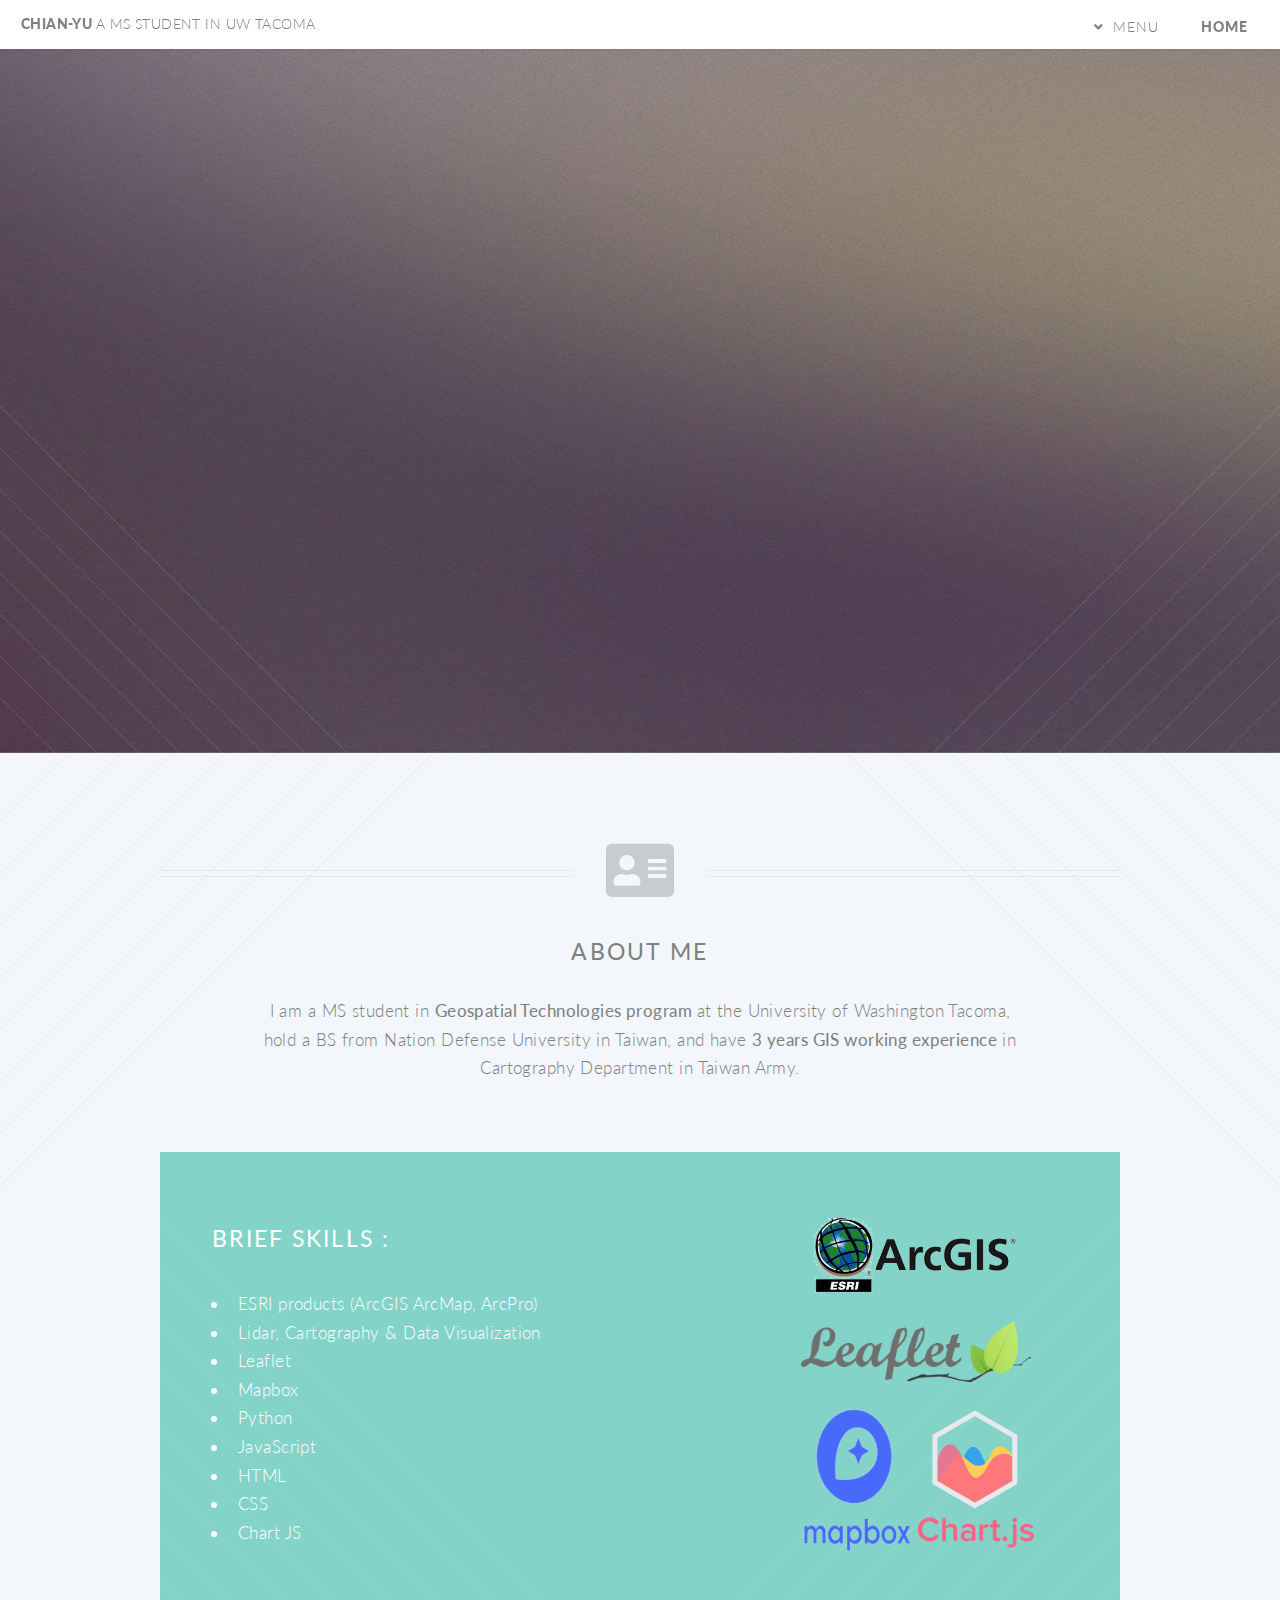
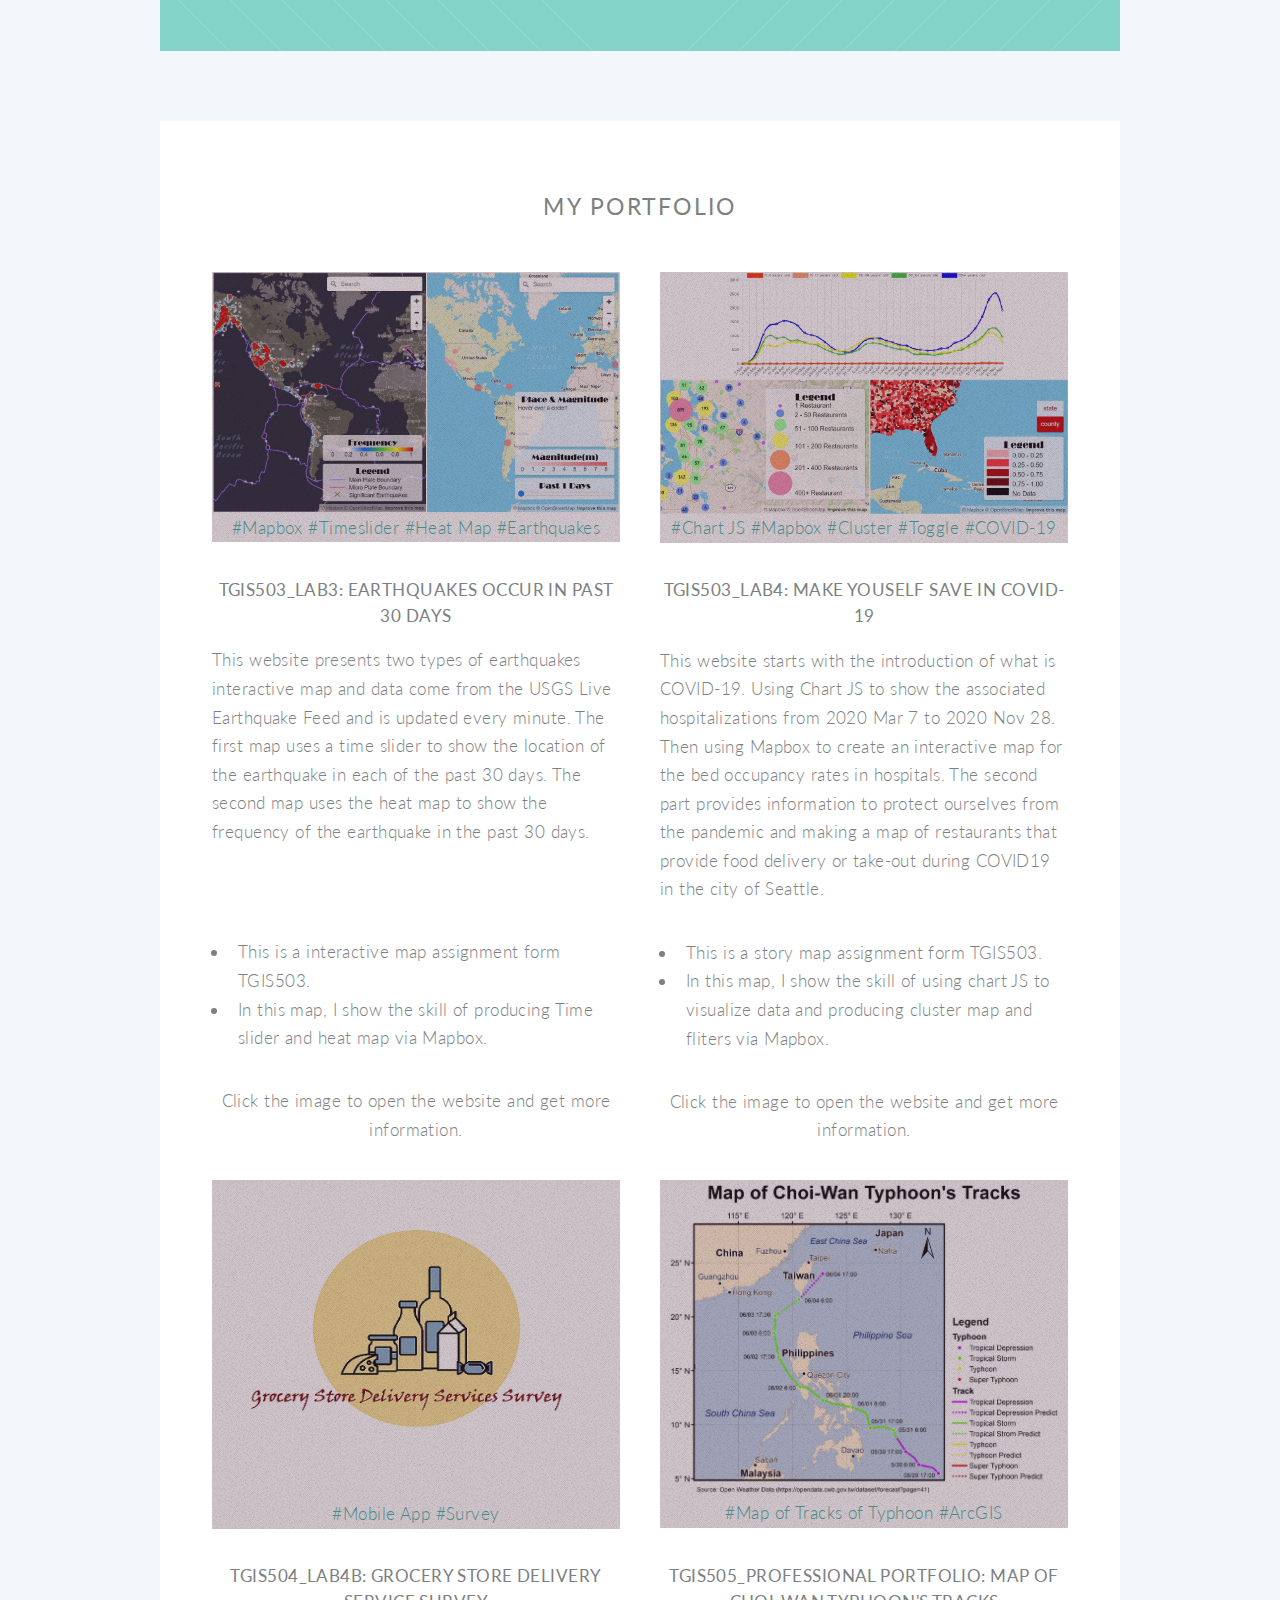
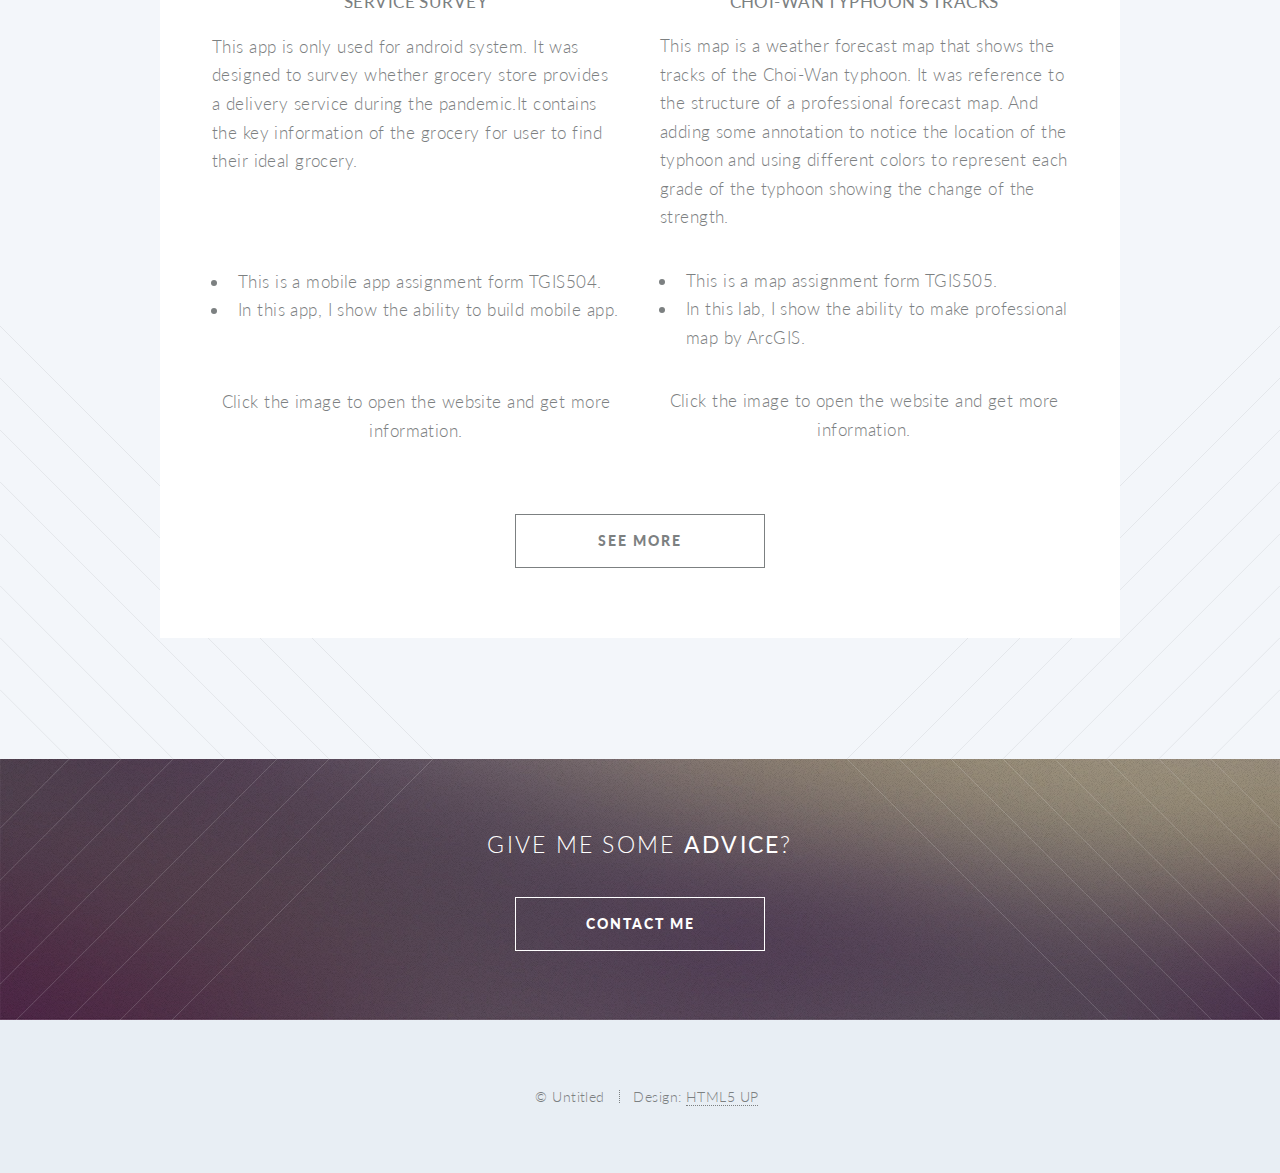
<file: index.html>
<!DOCTYPE HTML>
<!--
	Twenty by HTML5 UP
	html5up.net | @ajlkn
	Free for personal and commercial use under the CCA 3.0 license (html5up.net/license)
-->
<html>
	<head>
		<title>Chian-Yu Portfolio</title>
		<meta charset="utf-8" />
		<meta name="viewport" content="width=device-width, initial-scale=1, user-scalable=no" />
		<link rel="stylesheet" href="assets/css/main.css" />
		<noscript><link rel="stylesheet" href="assets/css/noscript.css" /></noscript>
	</head>
	<body class="index is-preload">
		<div id="page-wrapper">

			<!-- Header -->
			<header id="header">
				<h1 id="logo"><a href="index.html">Chian-Yu <span>A MS student in UW Tacoma</span></a></h1>
				<nav id="nav">
					<ul>
						<li class="submenu">
							<a href="#">MENU</a>
							<ul>
								<li><a href="portfolio.html">Portfolio</a></li>
								<li><a href="contact.html">Contact</a></li>
							</ul>
						</li>
						<li class="current"><a href="index.html">HOME</a></li>
					</ul>
				</nav>
			</header>

			<!-- Banner -->
				<section id="banner">

					<!--
						".inner" is set up as an inline-block so it automatically expands
						in both directions to fit whatever's inside it. This means it won't
						automatically wrap lines, so be sure to use line breaks where
						appropriate (<br />).
					-->
					<div class="inner">

						<header>
							<img src="images\intro.jpg" alt="a image of me" width="200">
							<h2>Chian-Yu</h2>
						</header>
						<p>MS student in <strong>Geospatial Technologies </strong>program,
						<br/>
						University of Washington Tacoma
						<br/></p>
						<footer>
							<ul class="buttons stacked">
								<li><a href="#main" class="button fit scrolly">Tell Me More</a></li>
							</ul>
						</footer>

					</div>

				</section>

			<!-- Main -->
				<article id="main">

					<header class="special container">
						<span class="icon solid fa-address-card"></span>
						<h2><strong>About me</strong></h2><br/>
						I am a MS student in <strong>Geospatial Technologies program </strong>at the University of Washington Tacoma,<br/>
						hold a BS from Nation Defense University in Taiwan, and have <strong>3 years GIS working experience</strong> in <br/> Cartography Department in Taiwan Army.
					</header>

					<!-- One -->
						<section class="wrapper style2 container special-alt">
							<div class="row gtr-50">
								<div class="col-8 col-12-narrower">

									<header>
										<h2><strong>Brief Skills :</strong></h2>
									</header>
									<p><ul>
										<li>ESRI products (ArcGIS ArcMap, ArcPro)</li>
										<li>Lidar, Cartography & Data Visualization</li>
										<li>Leaflet</li>
										<li>Mapbox</li>
										<li>Python</li>
										<li>JavaScript</li>
										<li>HTML</li>
										<li>CSS</li>
										<li>Chart JS</li>
									</ul></p>
								</div>
								<div class="col-4 col-12-narrower imp-narrower">

									<ul class="featured-icons">
										<li><img src="images\esri.png" alt="esri" width="230px" /></li>
										<li><img src="images\leaflet.png" alt="leaflet" width="230px"/></li>
										<li><img src="images\mapbox.png" alt="mapbox" width="110px"/></li>
										<li><img src="images\chartjs.png" alt="chartjs" width="120px"/></li>
									</ul>
								</div>
							</div>
						</section>

					<!-- Three -->
						<section class="wrapper style3 container special">

							<header class="major">
								<h2><strong>My Portfolio</strong></h2>
							</header>

							<div class="row">
								<div class="col-6 col-12-narrower">
									<section>
										<a href="https://chian-yu.github.io/lab3/" target="_blank" class="image featured"><img src="images\EarthquakesOccurinPast30Days.JPG" alt="Earthquakes Occur in Past 30 Days website image"/>#Mapbox  #Timeslider #Heat Map #Earthquakes</a>
										<header>
											<h3><strong>TGIS503_Lab3: Earthquakes Occur in Past 30 Days </strong></h3>
										</header>
										<p style="text-align:left">
											This website presents two types of earthquakes interactive map and data come from the USGS Live Earthquake Feed and is updated every minute. The first map uses a time slider to show the location of the earthquake in each of the past 30 days. The second map uses the heat map to show the frequency of the earthquake in the past 30 days.<br><br><br>
											<ul style="text-align:left">
												<li>This is a interactive map assignment form TGIS503.</li>
												<li>In this map, I show the skill of producing Time slider and heat map via Mapbox.</li>
											</ul>
											 Click the image to open the website and get more information.</p>
									</section>
								</div>
								<div class="col-6 col-12-narrower">
									<section>
										<a href="https://chian-yu.github.io/lab4/" target="_blank "class="image featured"><img src="images\MakeYouselfSaveInCOVID-19.JPG" alt="Make Youself Save in COVID-19 website image"/>#Chart JS #Mapbox #Cluster #Toggle #COVID-19</a>
										<header>
											<h3><strong>TGIS503_Lab4: Make Youself Save in COVID-19 </strong></br></h3>
										</header>
										<p style="text-align:left">
											This website starts with the introduction of what is COVID-19. Using Chart JS to show the associated hospitalizations from 2020 Mar 7 to 2020 Nov 28. Then using Mapbox to create an interactive map for the bed occupancy rates in hospitals. The second part provides information to protect ourselves from the pandemic and making a map of restaurants that provide food delivery or take-out during COVID19 in the city of Seattle.<br>
											<ul style="text-align:left">
												<li>This is a story map assignment form TGIS503.</li>
												<li>In this map, I show the skill of using chart JS to visualize data and producing cluster map and fliters via Mapbox.</li>
											</ul>
											 Click the image to open the website and get more information.</p>
									</section>
								</div>
							</div>

							<div class="row">
								<div class="col-6 col-12-narrower">
									<section>
										<a href="TGIS504_LAB4b.html" target="_blank" class="image featured"><img src="images\TGIS504_LAB4b.png" alt="App open image" />#Mobile App #Survey</a>
										<header>
										<header>
											<h3><strong>TGIS504_Lab4b: Grocery Store Delivery Service Survey</strong></h3>
										</header>
										<p style="text-align:left">
											This app is only used for android system. It was designed to survey whether grocery store provides a delivery service during the pandemic.It contains the key information of the grocery for user to find their ideal grocery. <br><br><br>
											<ul style="text-align:left">
												<li>This is a mobile app assignment form TGIS504.</li>
												<li>In this app, I show the ability to build mobile app.</li>
											</ul><br>
											 Click the image to open the website and get more information.</p>
									</section>
								</div>

								<div class="col-6 col-12-narrower">
									<section>
										<a href="TGIS505_ProfessionalPortfolio.html" target="_blank" class="image featured"><img src="images\portofolio.jpg" alt="capstone"/>#Map of Tracks of Typhoon #ArcGIS </a>
										<header>
											<h3><strong>TGIS505_Professional Portfolio: Map of Choi-Wan Typhoon's Tracks</strong></h3>
										</header>
										<p style="text-align:left">
											This map is a weather forecast map that shows the tracks of the Choi-Wan typhoon. It was reference to the structure of a professional forecast map. And adding some annotation to notice the location of the typhoon and using different colors to represent each grade of the typhoon showing the change of the strength.<br>
											<ul style="text-align:left">
												<li>This is a map assignment form TGIS505.</li>
												<li>In this lab, I show the ability to make professional map by ArcGIS.</li>
											</ul>
											 Click the image to open the website and get more information.</p>
									</section>
								</div>
							</div>
							<footer class="major">
								<ul class="buttons">
									<li><a href="portfolio.html" class="button">See More</a></li>
								</ul>
							</footer>


						</section>

				</article>

			<!-- CTA -->
				<section id="cta">

					<header>
						<h2>Give me some <strong>advice</strong>?</h2>
					</header>
					<footer>
						<ul class="buttons">
							<li><a href="contact.html" class="button">Contact me</a></li>
						</ul>
					</footer>

				</section>

			<!-- Footer -->
				<footer id="footer">

					<ul class="copyright">
						<li>&copy; Untitled</li><li>Design: <a href="http://html5up.net">HTML5 UP</a></li>
					</ul>

				</footer>

		</div>

		<!-- Scripts -->
			<script src="assets/js/jquery.min.js"></script>
			<script src="assets/js/jquery.dropotron.min.js"></script>
			<script src="assets/js/jquery.scrolly.min.js"></script>
			<script src="assets/js/jquery.scrollex.min.js"></script>
			<script src="assets/js/browser.min.js"></script>
			<script src="assets/js/breakpoints.min.js"></script>
			<script src="assets/js/util.js"></script>
			<script src="assets/js/main.js"></script>

	</body>
</html>
</file>
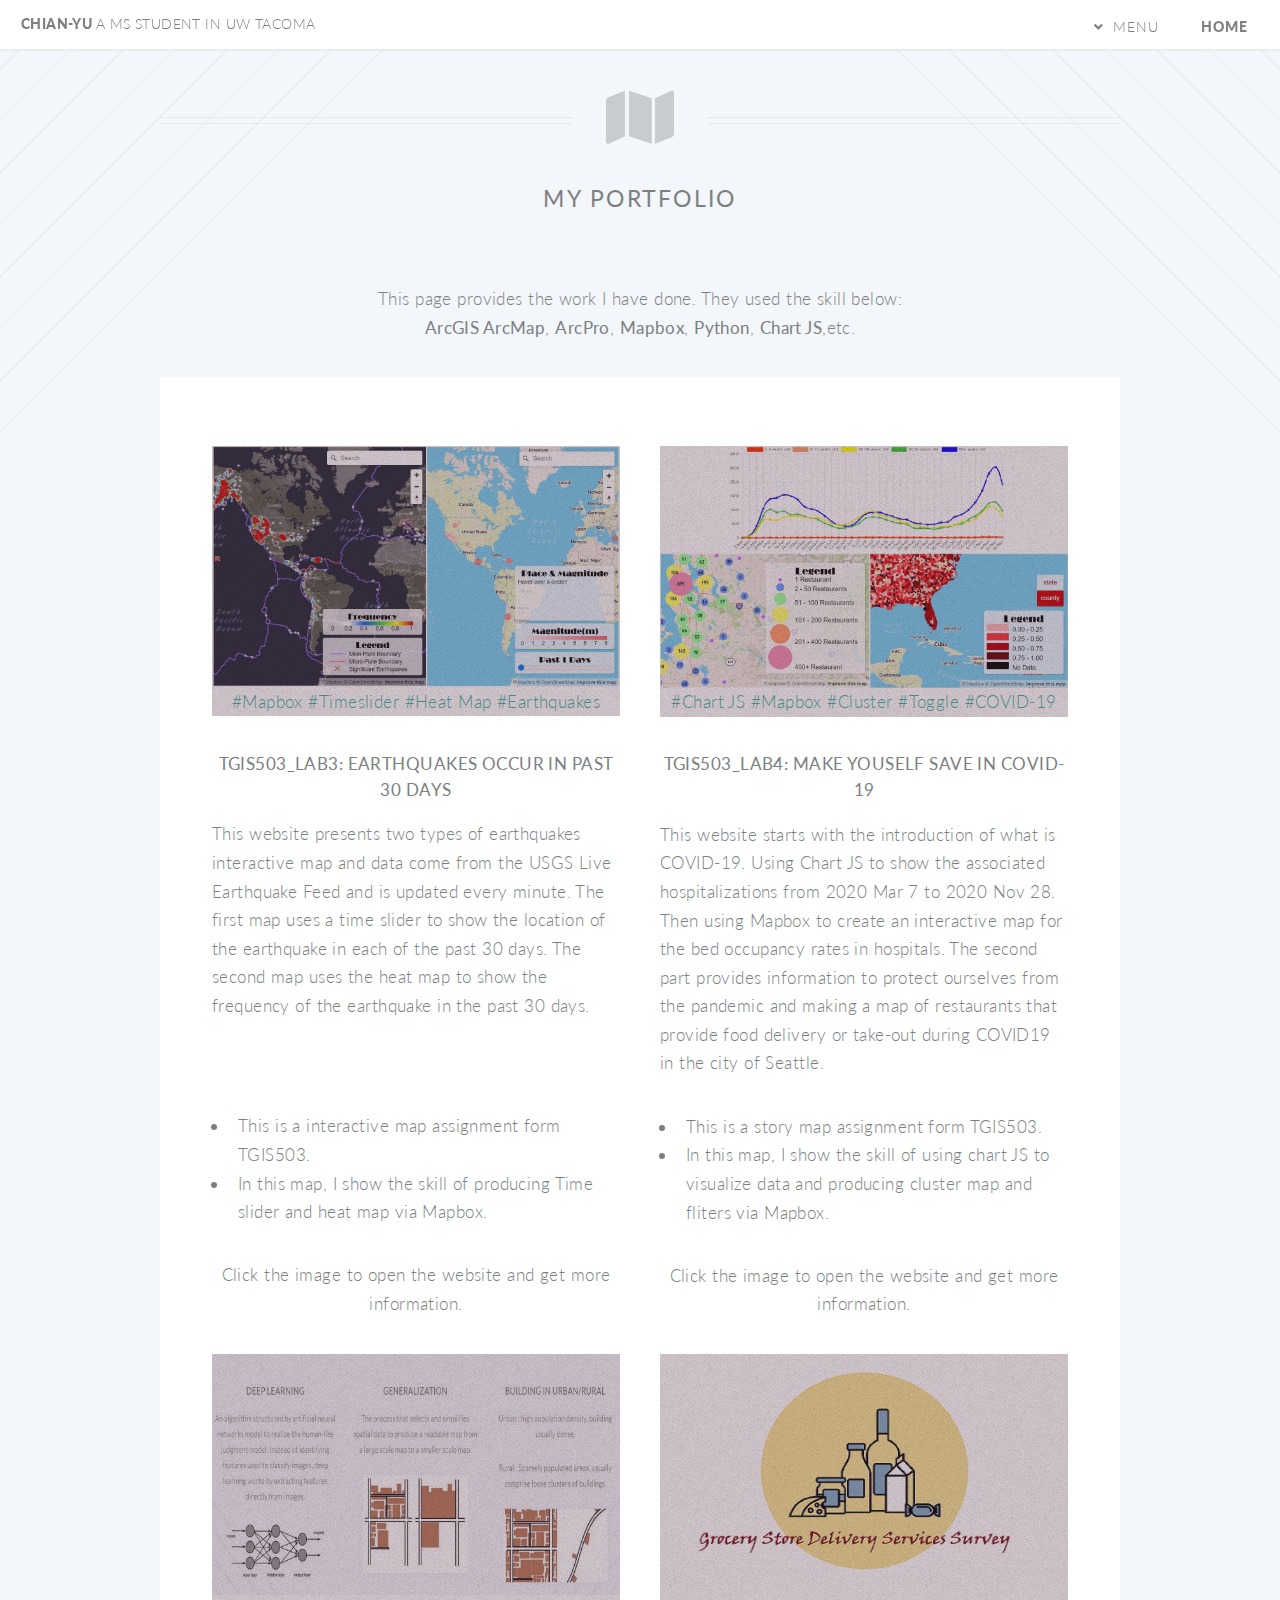
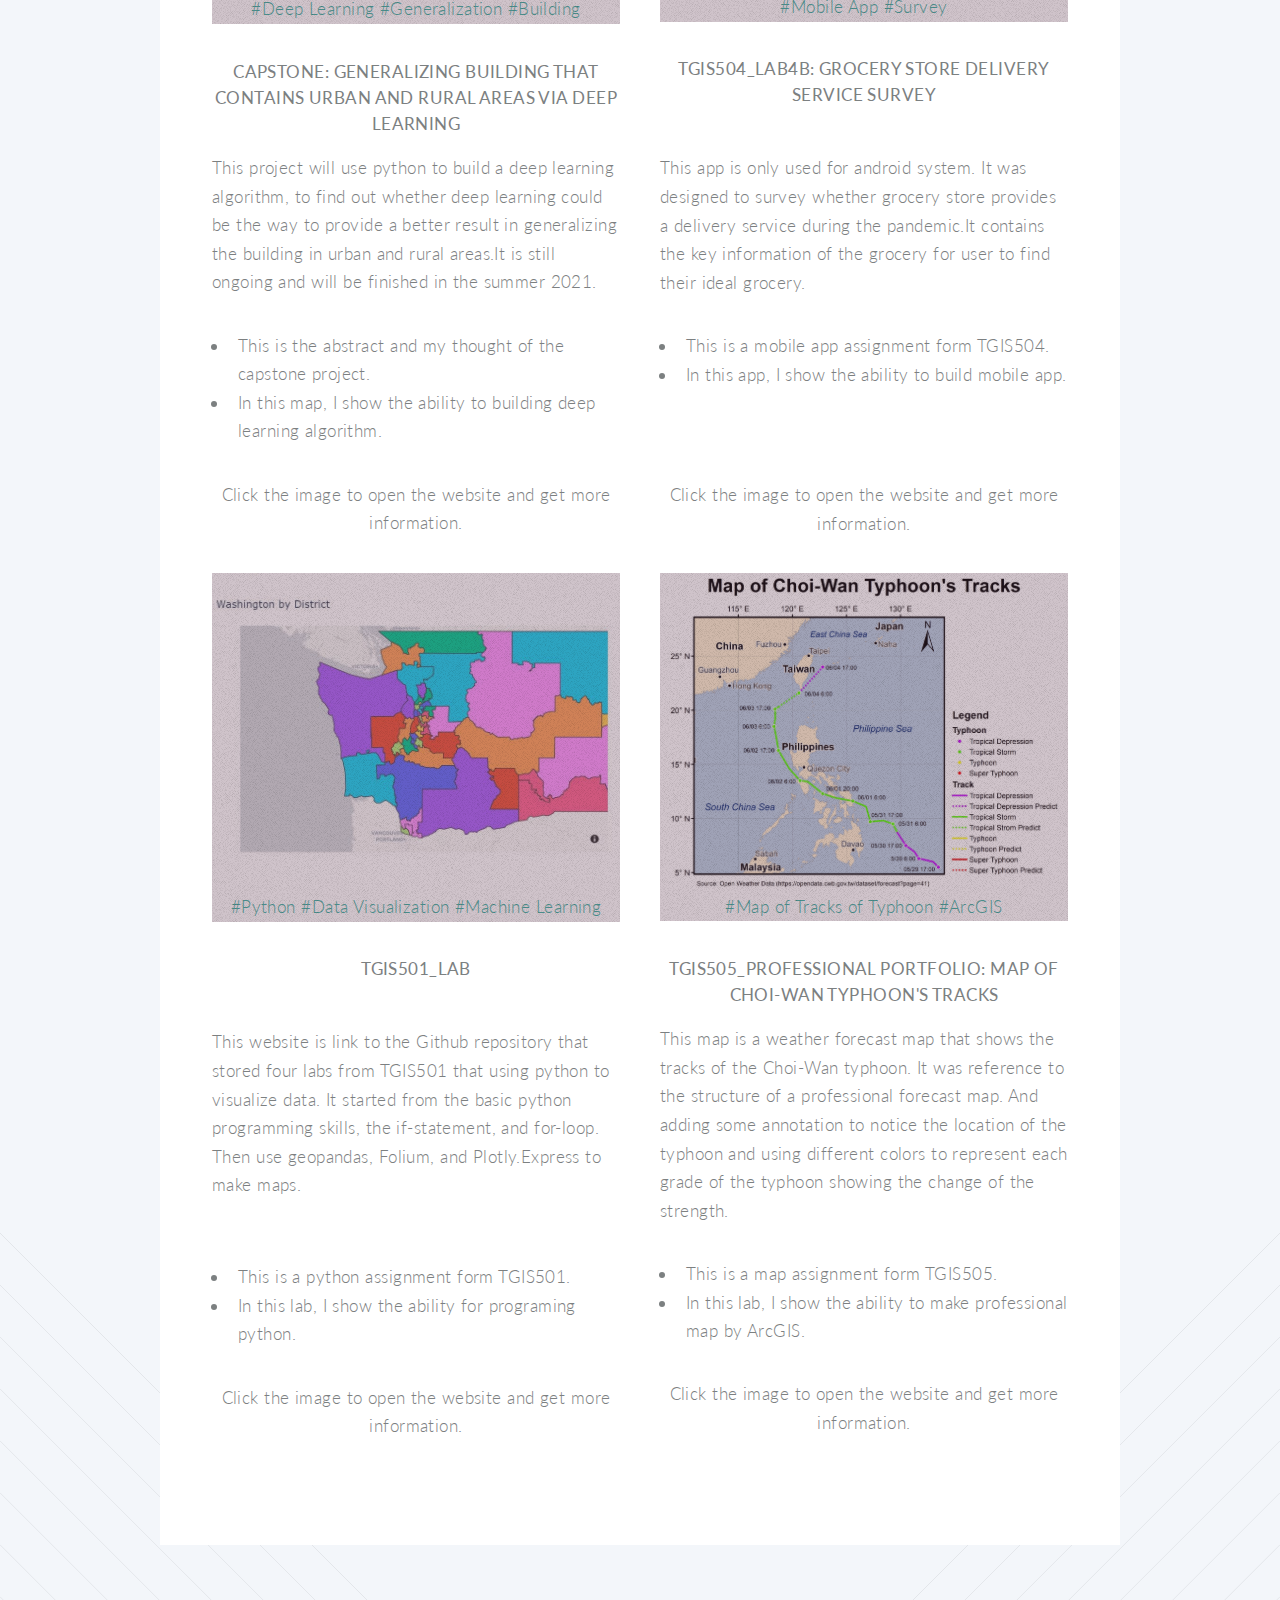
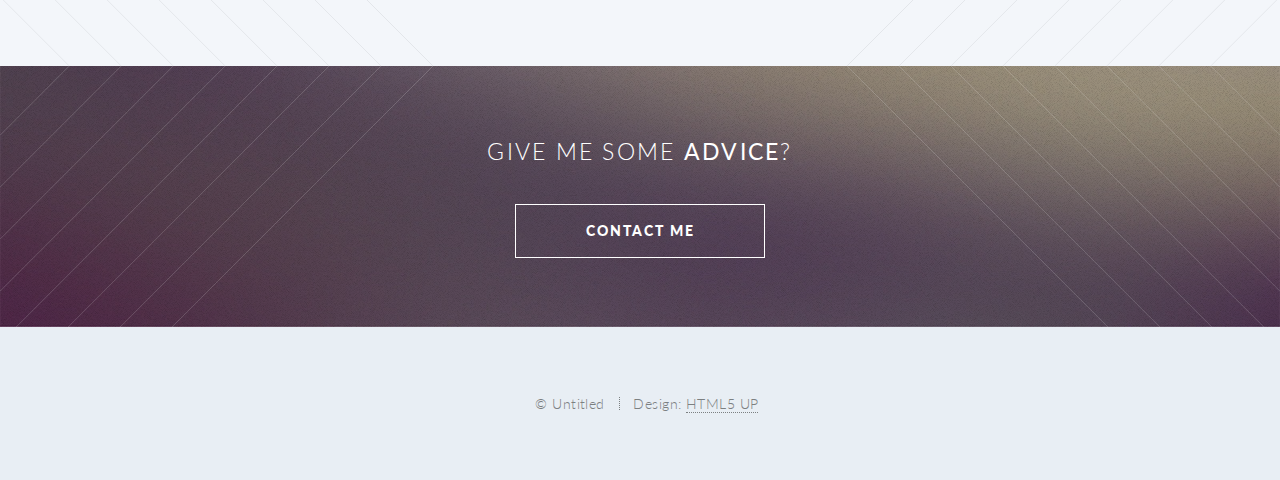
<file: portfolio.html>
<!DOCTYPE HTML>
<!--
	Twenty by HTML5 UP
	html5up.net | @ajlkn
	Free for personal and commercial use under the CCA 3.0 license (html5up.net/license)
-->
<html>
	<head>
		<title>Chian-Yu Portfolio</title>
		<meta charset="utf-8" />
		<meta name="viewport" content="width=device-width, initial-scale=1, user-scalable=no" />
		<link rel="stylesheet" href="assets/css/main.css" />
		<noscript><link rel="stylesheet" href="assets/css/noscript.css" /></noscript>
	</head>
	<body class="index is-preload">
		<div id="page-wrapper">

			<!-- Header -->
			<header id="header">
				<h1 id="logo"><a href="index.html">Chian-Yu <span>A MS student in UW Tacoma</span></a></h1>
				<nav id="nav">
					<ul>
						<li class="submenu">
							<a href="#">MENU</a>
							<ul>
								<li><a href="portfolio.html">Portfolio</a></li>
								<li><a href="contact.html">Contact</a></li>
							</ul>
						</li>
						<li class="current"><a href="index.html">HOME</a></li>
					</ul>
				</nav>
			</header>

				<article id="main">
					<header class="special container">
						<span class="icon solid fa-map"></span>
						<h2><strong>My Portfolio</strong></h2>
					</header>
					<p style="text-align:center">This page provides the work I have done. They used the skill below:<br/><b>ArcGIS ArcMap</b>, <b>ArcPro</b>, <b>Mapbox</b>, <b>Python</b>, <b>Chart JS</b>,etc.</p>

						<section class="wrapper style3 container special">
							<div class="row">
								<div class="col-6 col-12-narrower">
									<section>
										<a href="https://chian-yu.github.io/lab3/" target="_blank" class="image featured"><img src="images\EarthquakesOccurinPast30Days.JPG" alt="Earthquakes Occur in Past 30 Days website image"/>#Mapbox  #Timeslider #Heat Map #Earthquakes</a>
										<header>
											<h3><strong>TGIS503_Lab3: Earthquakes Occur in Past 30 Days </strong></h3>
										</header>
										<p style="text-align:left">
											This website presents two types of earthquakes interactive map and data come from the USGS Live Earthquake Feed and is updated every minute. The first map uses a time slider to show the location of the earthquake in each of the past 30 days. The second map uses the heat map to show the frequency of the earthquake in the past 30 days.<br><br><br>
											<ul style="text-align:left">
												<li>This is a interactive map assignment form TGIS503.</li>
												<li>In this map, I show the skill of producing Time slider and heat map via Mapbox.</li>
											</ul>
											 Click the image to open the website and get more information.</p>
									</section>
								</div>
								<div class="col-6 col-12-narrower">
									<section>
										<a href="https://chian-yu.github.io/lab4/" target="_blank "class="image featured"><img src="images\MakeYouselfSaveInCOVID-19.JPG" alt="Make Youself Save in COVID-19 website image"/>#Chart JS #Mapbox #Cluster #Toggle #COVID-19</a>
										<header>
											<h3><strong>TGIS503_Lab4: Make Youself Save in COVID-19 </strong></br></h3>
										</header>
										<p style="text-align:left">
											This website starts with the introduction of what is COVID-19. Using Chart JS to show the associated hospitalizations from 2020 Mar 7 to 2020 Nov 28. Then using Mapbox to create an interactive map for the bed occupancy rates in hospitals. The second part provides information to protect ourselves from the pandemic and making a map of restaurants that provide food delivery or take-out during COVID19 in the city of Seattle.<br>
											<ul style="text-align:left">
												<li>This is a story map assignment form TGIS503.</li>
												<li>In this map, I show the skill of using chart JS to visualize data and producing cluster map and fliters via Mapbox.</li>
											</ul>
											 Click the image to open the website and get more information.</p>
									</section>
								</div>
							</div>
							
							<div class="row">
								<div class="col-6 col-12-narrower">
									<section>
										<a href="capstone.html" class="image featured"><img src="images/capstone.JPG" alt="capstone"/>#Deep Learning #Generalization #Building</a>
										<header>
											<h3><strong>Capstone: Generalizing Building that Contains Urban and Rural Areas via Deep Learning</strong></h3>
										</header>
										<p style="text-align:left">
											This project will use python to build a deep learning algorithm, to find out whether deep learning could be the way to provide a better result in generalizing the building in urban and rural areas.It is still ongoing and will be finished in the summer 2021.<br>
											<ul style="text-align:left">
												<li>This is the abstract and my thought of the capstone project.</li>
												<li>In this map, I show the ability to building deep learning algorithm.</li>
											</ul>
											 Click the image to open the website and get more information.</p>
									</section>
								</div>
								<div class="col-6 col-12-narrower">
									<section>
										<a href="TGIS504_LAB4b.html" target="_blank" class="image featured"><img src="images\TGIS504_LAB4b1.png" alt="App open image" />#Mobile App #Survey</a>
										<header>
											<h3><strong>TGIS504_Lab4b: Grocery Store Delivery Service Survey</strong></h3>
										</header>
										<p style="text-align:left"><br>
											This app is only used for android system. It was designed to survey whether grocery store provides a delivery service during the pandemic.It contains the key information of the grocery for user to find their ideal grocery. <br>
											<ul style="text-align:left">
												<li>This is a mobile app assignment form TGIS504.</li>
												<li>In this app, I show the ability to build mobile app.</li>
											</ul><br><br>
											 Click the image to open the website and get more information.</p>
									</section>
								</div>
							</div>

							<div class="row">
								<div class="col-6 col-12-narrower">
									<section>
										<a href="https://github.com/Chian-Yu/Python-Practice/blob/main/README.md" target="_blank" class="image featured"><img src="images\TGIS501_Lab.JPG" alt="App open image" />#Python #Data Visualization #Machine Learning</a>
										<header>
											<h3><strong>TGIS501_Lab</strong></h3>
										</header>
										<p style="text-align:left"><br>
											This website is link to the Github repository that stored four labs from TGIS501 that using python to visualize data. It started from the basic python programming skills, the if-statement, and for-loop. Then use geopandas, Folium, and Plotly.Express to make maps. <br><br>
											<ul style="text-align:left">
												<li>This is a python assignment form TGIS501.</li>
												<li>In this lab, I show the ability for programing python.</li>
											</ul>
											 Click the image to open the website and get more information.</p>
									</section>
								</div>
								<div class="col-6 col-12-narrower">
									<section>
										<a href="TGIS505_ProfessionalPortfolio.html" target="_blank" class="image featured"><img src="images\portofolio.jpg" alt="capstone"/>#Map of Tracks of Typhoon #ArcGIS </a>
										<header>
											<h3><strong>TGIS505_Professional Portfolio: Map of Choi-Wan Typhoon's Tracks</strong></h3>
										</header>
										<p style="text-align:left">
											This map is a weather forecast map that shows the tracks of the Choi-Wan typhoon. It was reference to the structure of a professional forecast map. And adding some annotation to notice the location of the typhoon and using different colors to represent each grade of the typhoon showing the change of the strength.<br>
											<ul style="text-align:left">
												<li>This is a map assignment form TGIS505.</li>
												<li>In this lab, I show the ability to make professional map by ArcGIS.</li>
											</ul>
											 Click the image to open the website and get more information.</p>
									</section>
								</div>
							</div>

						</section>

				</article>

				<!-- CTA -->
					<section id="cta">

						<header>
							<h2>Give me some <strong>advice</strong>?</h2>
						</header>
						<footer>
							<ul class="buttons">
								<li><a href="contact.html" class="button">Contact me</a></li>
							</ul>
						</footer>

					</section>

			<!-- Footer -->
				<footer id="footer">

					<ul class="copyright">
						<li>&copy; Untitled</li><li>Design: <a href="http://html5up.net">HTML5 UP</a></li>
					</ul>

				</footer>

		</div>

		<!-- Scripts -->
			<script src="assets/js/jquery.min.js"></script>
			<script src="assets/js/jquery.dropotron.min.js"></script>
			<script src="assets/js/jquery.scrolly.min.js"></script>
			<script src="assets/js/jquery.scrollex.min.js"></script>
			<script src="assets/js/browser.min.js"></script>
			<script src="assets/js/breakpoints.min.js"></script>
			<script src="assets/js/util.js"></script>
			<script src="assets/js/main.js"></script>

	</body>
</html>
</file>
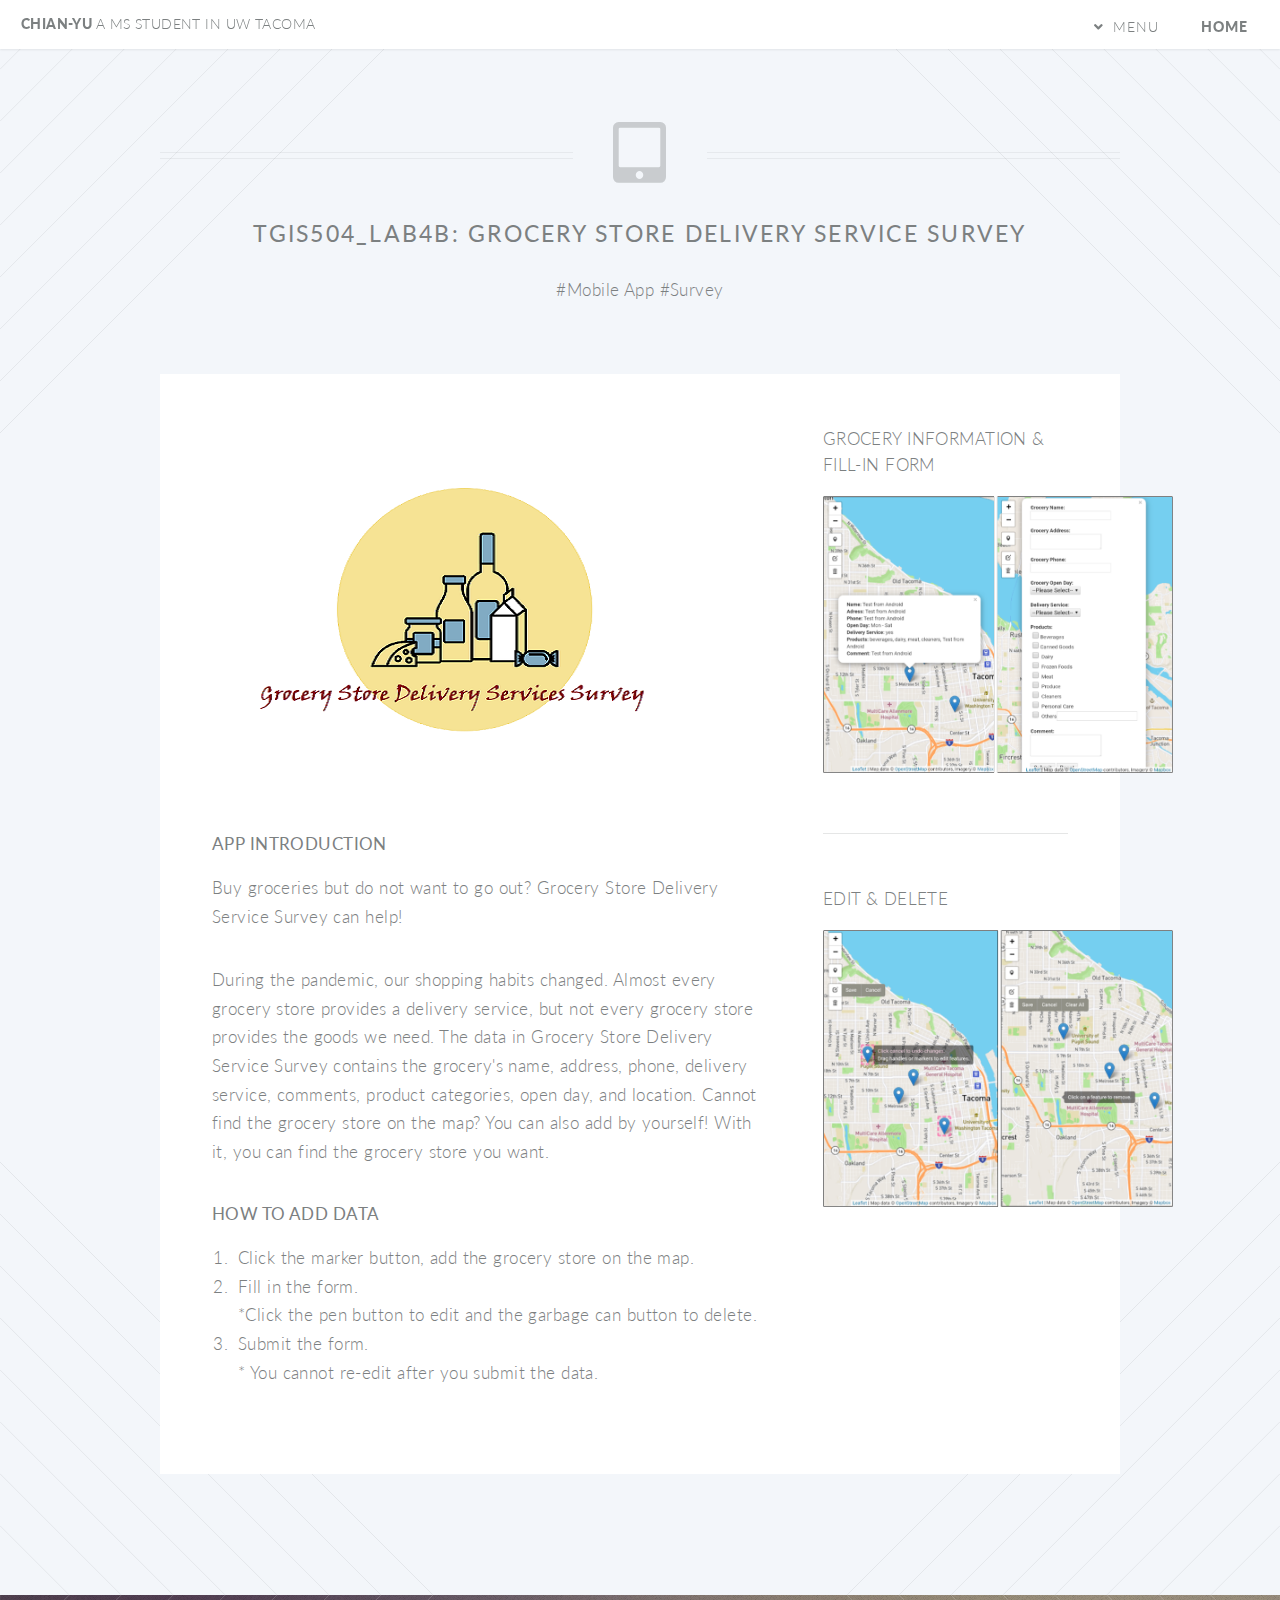
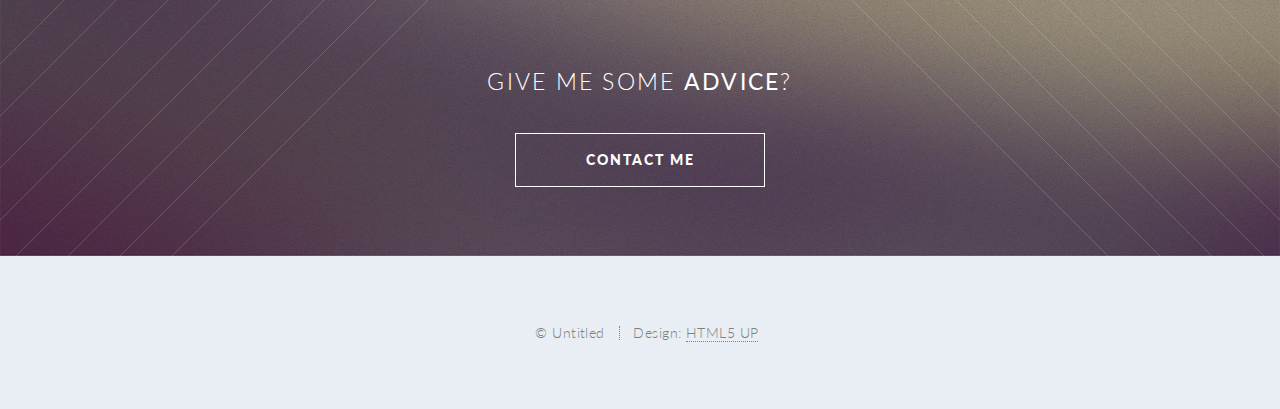
<file: TGIS504_LAB4b.html>
<!DOCTYPE HTML>
<!--
	Twenty by HTML5 UP
	html5up.net | @ajlkn
	Free for personal and commercial use under the CCA 3.0 license (html5up.net/license)
-->
<html>
	<head>
		<title>TGIS504_LAB4b</title>
		<meta charset="utf-8" />
		<meta name="viewport" content="width=device-width, initial-scale=1, user-scalable=no" />
		<link rel="stylesheet" href="assets/css/main.css" />
		<noscript><link rel="stylesheet" href="assets/css/noscript.css" /></noscript>
	</head>
	<body class="right-sidebar is-preload">
		<div id="page-wrapper">

			<!-- Header -->
			<header id="header">
				<h1 id="logo"><a href="index.html">Chian-Yu <span>A MS student in UW Tacoma</span></a></h1>
				<nav id="nav">
					<ul>
						<li class="submenu">
							<a href="#">MENU</a>
							<ul>
								<li><a href="portfolio.html">Portfolio</a></li>
								<li><a href="contact.html">Contact</a></li>
							</ul>
						</li>
						<li class="current"><a href="index.html">HOME</a></li>
					</ul>
				</nav>
			</header>

			<!-- Main -->
				<article id="main">

					<header class="special container">
						<span class="icon solid fa-tablet-alt"></span>
						<h2><strong>TGIS504_Lab4b: Grocery Store Delivery Service Survey</strong></h2>
						<p>#Mobile App #Survey</p>
					</header>

					<!-- One -->
						<section class="wrapper style4 container">

							<div class="row gtr-150">
								<div class="col-8 col-12-narrower">

									<!-- Content -->
										<div class="content">
											<section>
												<img src="images\TGIS504_LAB4b.png" alt="App open image" />
												<header>
													<h3><strong>App Introduction</strong></h3>
												</header>
												<p>Buy groceries but do not want to go out? Grocery Store Delivery Service Survey can help!</p>
												<p> During the pandemic, our shopping habits changed. Almost every grocery store provides a delivery service, but not every grocery store provides the goods we need. The data in Grocery Store Delivery Service Survey contains the grocery's name, address, phone, delivery service, comments, product categories, open day, and location. Cannot find the grocery store on the map? You can also add by yourself! With it, you can find the grocery store you want.</p>
												<h4><strong>HOW TO ADD DATA</strong></h4>
												<ol>
													 <li>Click the marker button, add the grocery store on the map.</li>
													 <li>Fill in the form.<br>
													 *Click the pen button to edit and the garbage can button to delete.</li>
													 <li>Submit the form.<br>
													 * You cannot re-edit after you submit the data.</li>
												</ol>
										</div>

								</div>
								<div class="col-4 col-12-narrower">

									<!-- Sidebar -->
										<div class="sidebar">
											<section>
												<header>
													<h3>Grocery Information & Fill-in Form</h3>
												</header>
												<img src="images\Grocery Store Delivery Service Survey1.png" alt="" width="350px">
											</section>

											<section>
												<header>
													<h3>Edit & Delete</h3>
												</header>
												<img src="images\Grocery Store Delivery Service Survey2.png" alt="" width="350px">
											</section>
										</div>

								</div>
							</div>
						</section>

				</article>

				<!-- CTA -->
					<section id="cta">

						<header>
							<h2>Give me some <strong>advice</strong>?</h2>
						</header>
						<footer>
							<ul class="buttons">
								<li><a href="contact.html" class="button">Contact me</a></li>
							</ul>
						</footer>

					</section>

			<!-- Footer -->
				<footer id="footer">

					<ul class="copyright">
						<li>&copy; Untitled</li><li>Design: <a href="http://html5up.net">HTML5 UP</a></li>
					</ul>

				</footer>

		</div>

		<!-- Scripts -->
			<script src="assets/js/jquery.min.js"></script>
			<script src="assets/js/jquery.dropotron.min.js"></script>
			<script src="assets/js/jquery.scrolly.min.js"></script>
			<script src="assets/js/jquery.scrollex.min.js"></script>
			<script src="assets/js/browser.min.js"></script>
			<script src="assets/js/breakpoints.min.js"></script>
			<script src="assets/js/util.js"></script>
			<script src="assets/js/main.js"></script>

	</body>
	</html>
</file>
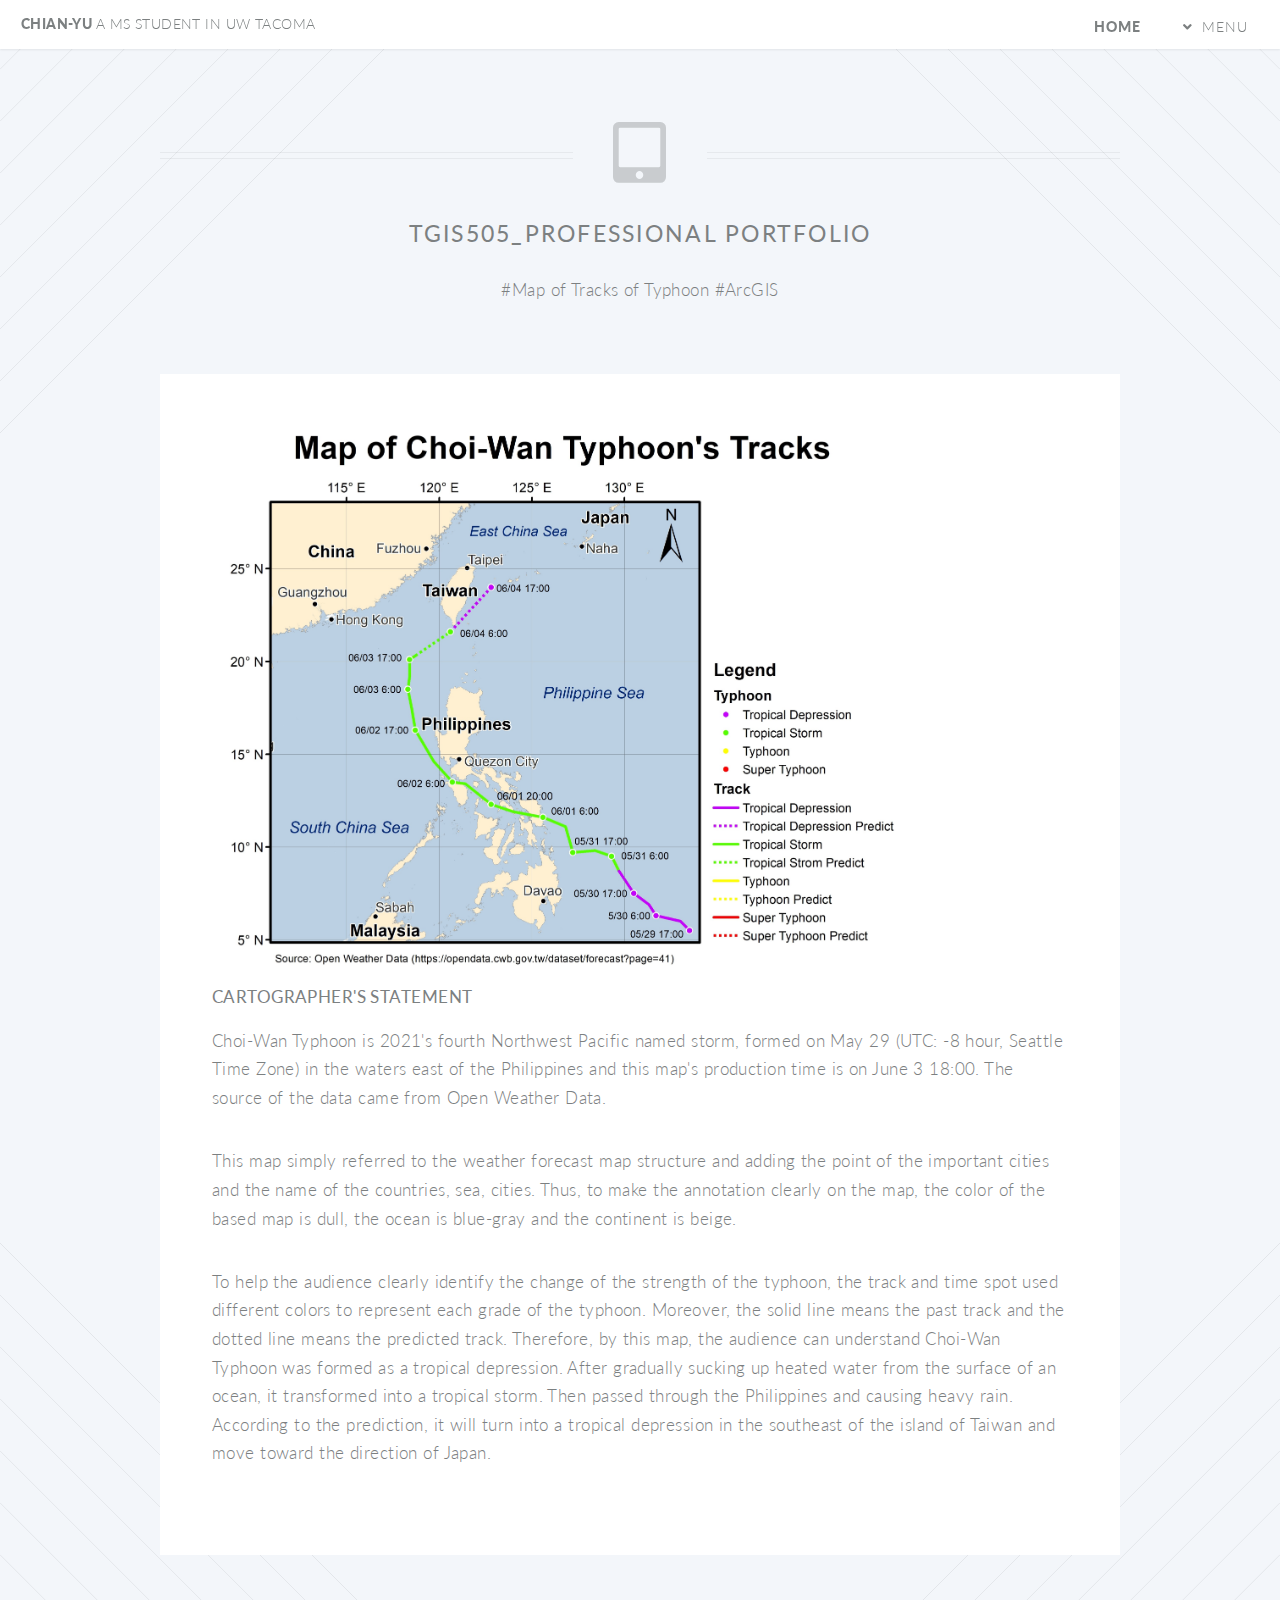
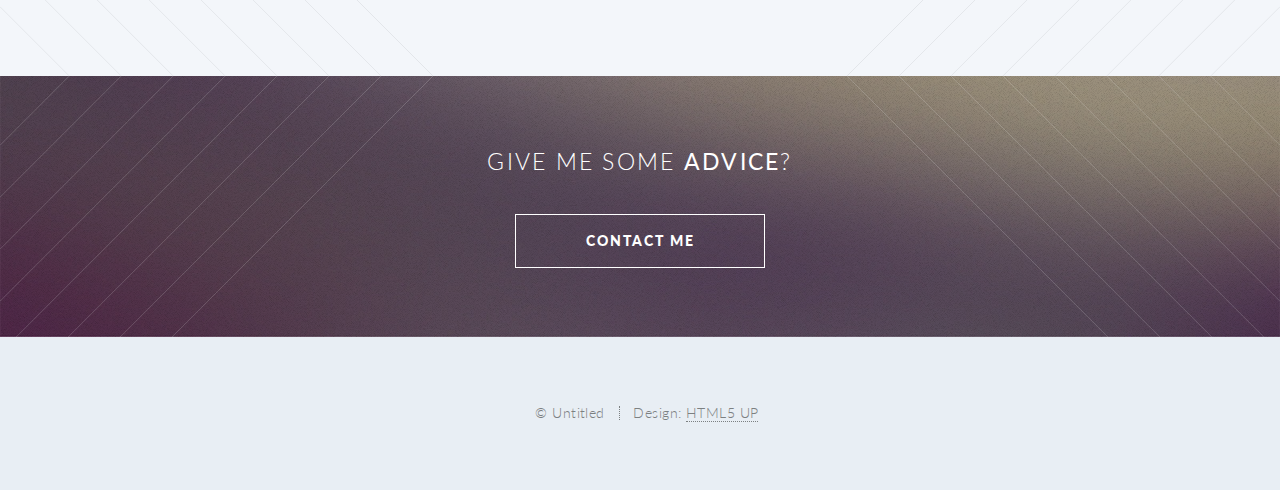
<file: TGIS505_ProfessionalPortfolio.html>
<!DOCTYPE HTML>
<!--
	Twenty by HTML5 UP
	html5up.net | @ajlkn
	Free for personal and commercial use under the CCA 3.0 license (html5up.net/license)
-->
<html>
	<head>
		<title>TGIS505_Professional Portfolio</title>
		<meta charset="utf-8" />
		<meta name="viewport" content="width=device-width, initial-scale=1, user-scalable=no" />
		<link rel="stylesheet" href="assets/css/main.css" />
		<noscript><link rel="stylesheet" href="assets/css/noscript.css" /></noscript>
	</head>
	<body class="no-sidebar is-preload">
		<div id="page-wrapper">

			<!-- Header -->
			<header id="header">
				<h1 id="logo"><a href="index.html">Chian-Yu <span>A MS student in UW Tacoma</span></a></h1>
				<nav id="nav">
					<ul>
						<li class="current"><a href="index.html">HOME</a></li>
						<li class="submenu">
							<a href="#">MENU</a>
							<ul>
								<li><a href="portfolio.html">Portfolio</a></li>
								<li><a href="contact.html">Contact</a></li>
							</ul>
						</li>
					</ul>
				</nav>
			</header>

			<!-- Main -->
			<article id="main">

				<header class="special container">
					<span class="icon solid fa-tablet-alt"></span>
					<h2><strong>TGIS505_Professional Portfolio</strong></h2>
					<p>#Map of Tracks of Typhoon #ArcGIS</p>
				</header>

					<!-- One -->
						<section class="wrapper style4 container">

							<!-- Content -->
								<div class="content">
									<section>
										<img src="images\portofolio.jpg" alt="App open image" width="700px"/>
										<header>
											<h3><b>Cartographer's Statement</b></h3>
										</header>
										<p>Choi-Wan Typhoon is 2021's fourth Northwest Pacific named storm, formed on May 29 (UTC: -8 hour, Seattle Time Zone) in the waters east of the Philippines and this map's production time is on June 3 18:00. The source of the data came from Open Weather Data.</p>
										<p>This map simply referred to the weather forecast map structure and adding the point of the important cities and the name of the countries, sea, cities. Thus, to make the annotation clearly on the map, the color of the based map is dull, the ocean is blue-gray and the continent is beige.</p>
										<p>To help the audience clearly identify the change of the strength of the typhoon, the track and time spot used different colors to represent each grade of the typhoon. Moreover, the solid line means the past track and the dotted line means the predicted track. Therefore, by this map, the audience can understand Choi-Wan Typhoon was formed as a tropical depression. After gradually sucking up heated water from the surface of an ocean, it transformed into a tropical storm. Then passed through the Philippines and causing heavy rain. According to the prediction, it will turn into a tropical depression in the southeast of the island of Taiwan and move toward the direction of Japan.</p>
									</section>
								</div>

						</section>

				</article>
<!-- CTA -->
				<section id="cta">

					<header>
						<h2>Give me some <strong>advice</strong>?</h2>
					</header>
					<footer>
						<ul class="buttons">
							<li><a href="contact.html" class="button">Contact me</a></li>
						</ul>
					</footer>

				</section>

		<!-- Footer -->
			<footer id="footer">

				<ul class="copyright">
					<li>&copy; Untitled</li><li>Design: <a href="http://html5up.net">HTML5 UP</a></li>
				</ul>

			</footer>

	</div>

	<!-- Scripts -->
		<script src="assets/js/jquery.min.js"></script>
		<script src="assets/js/jquery.dropotron.min.js"></script>
		<script src="assets/js/jquery.scrolly.min.js"></script>
		<script src="assets/js/jquery.scrollex.min.js"></script>
		<script src="assets/js/browser.min.js"></script>
		<script src="assets/js/breakpoints.min.js"></script>
		<script src="assets/js/util.js"></script>
		<script src="assets/js/main.js"></script>

	</body>
	</html>
</file>
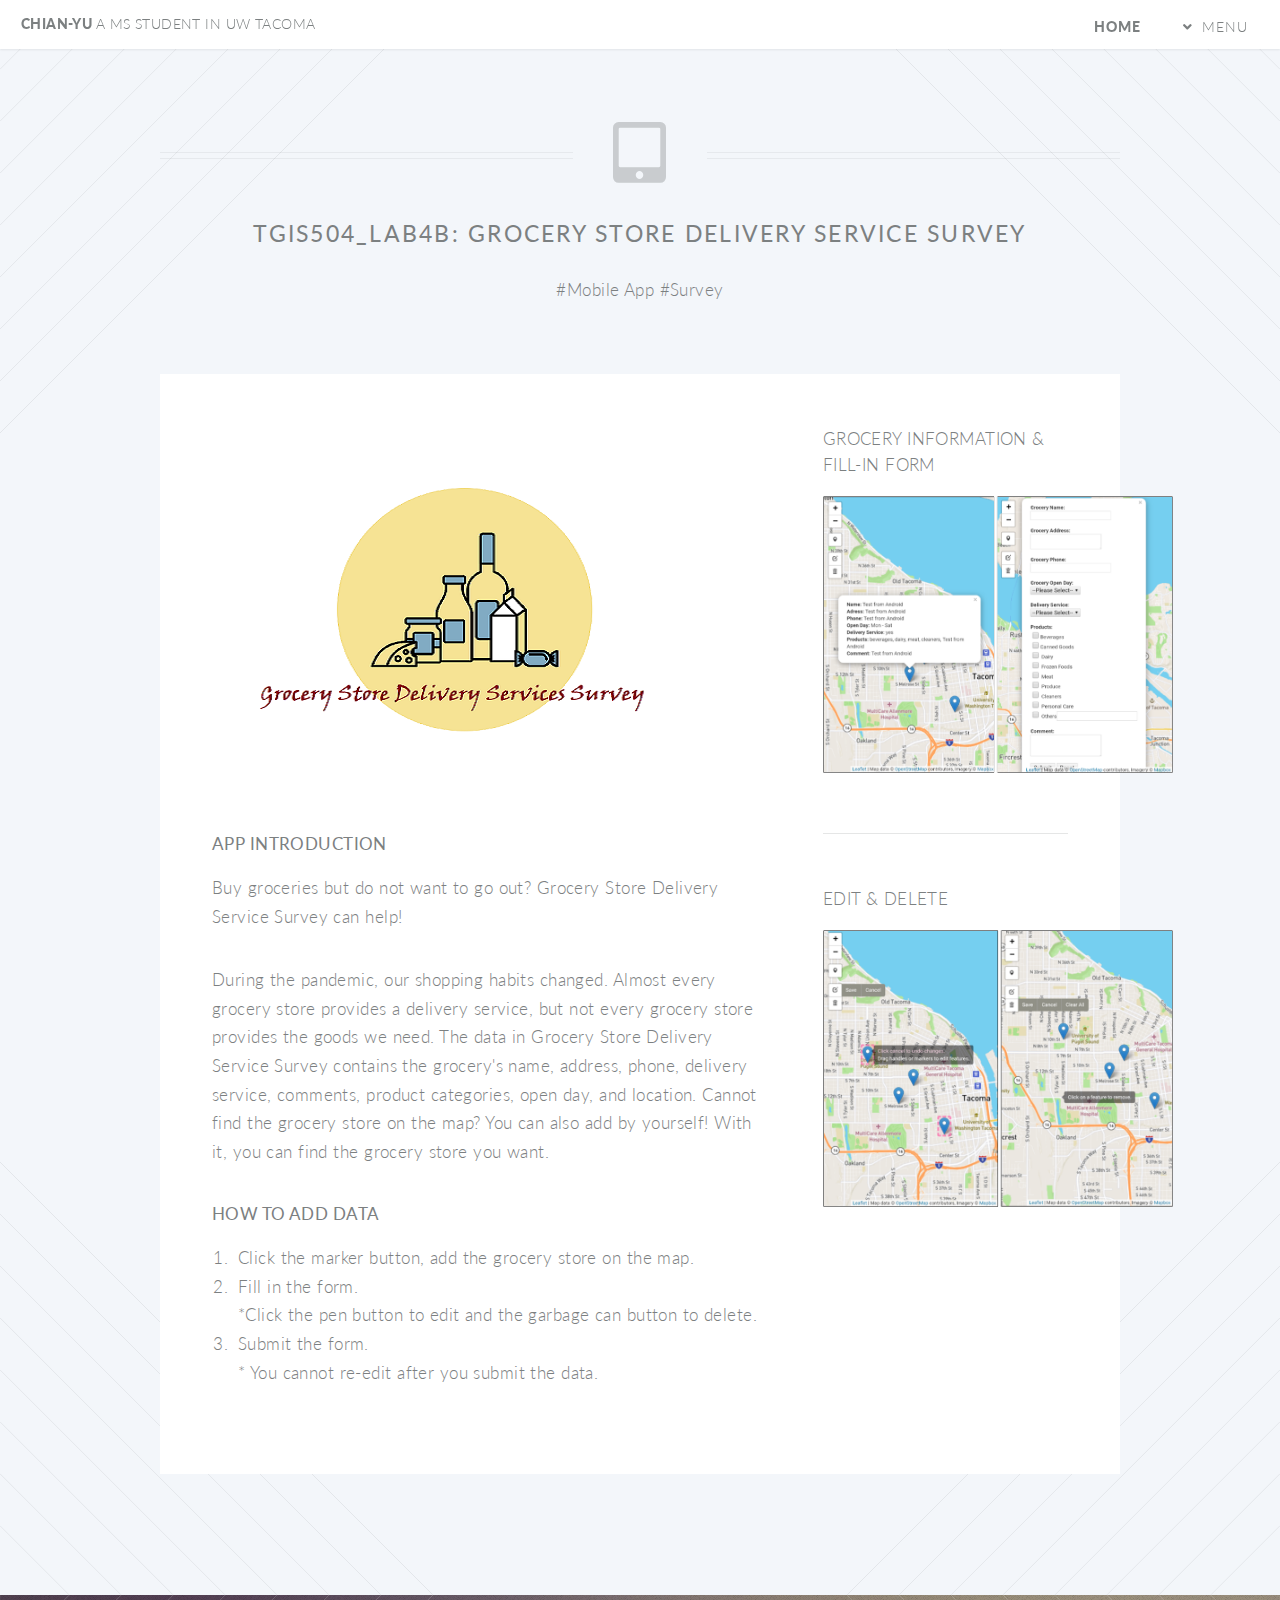
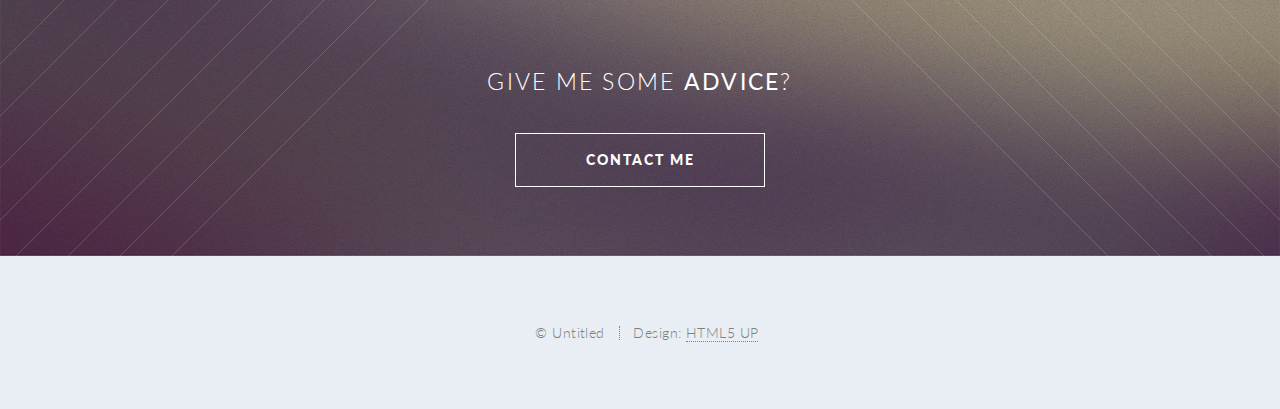
<file: TGIS505_ProfessionalPortoflio.html>
<!DOCTYPE HTML>
<!--
	Twenty by HTML5 UP
	html5up.net | @ajlkn
	Free for personal and commercial use under the CCA 3.0 license (html5up.net/license)
-->
<html>
	<head>
		<title>TGIS505_Professional Portfolio</title>
		<meta charset="utf-8" />
		<meta name="viewport" content="width=device-width, initial-scale=1, user-scalable=no" />
		<link rel="stylesheet" href="assets/css/main.css" />
		<noscript><link rel="stylesheet" href="assets/css/noscript.css" /></noscript>
	</head>
	<body class="right-sidebar is-preload">
		<div id="page-wrapper">

			<!-- Header -->
			<header id="header">
				<h1 id="logo"><a href="index.html">Chian-Yu <span>A MS student in UW Tacoma</span></a></h1>
				<nav id="nav">
					<ul>
						<li class="current"><a href="index.html">HOME</a></li>
						<li class="submenu">
							<a href="#">MENU</a>
							<ul>
								<li><a href="portfolio.html">Portfolio</a></li>
								<li><a href="contact.html">Contact</a></li>
							</ul>
						</li>
					</ul>
				</nav>
			</header>

			<!-- Main -->
				<article id="main">

					<header class="special container">
						<span class="icon solid fa-tablet-alt"></span>
						<h2><strong>TGIS504_Lab4b: Grocery Store Delivery Service Survey</strong></h2>
						<p>#Mobile App #Survey</p>
					</header>

					<!-- One -->
						<section class="wrapper style4 container">

							<div class="row gtr-150">
								<div class="col-8 col-12-narrower">

									<!-- Content -->
										<div class="content">
											<section>
												<img src="images\TGIS504_LAB4b.png" alt="App open image" />
												<header>
													<h3><strong>App Introduction</strong></h3>
												</header>
												<p>Buy groceries but do not want to go out? Grocery Store Delivery Service Survey can help!</p>
												<p> During the pandemic, our shopping habits changed. Almost every grocery store provides a delivery service, but not every grocery store provides the goods we need. The data in Grocery Store Delivery Service Survey contains the grocery's name, address, phone, delivery service, comments, product categories, open day, and location. Cannot find the grocery store on the map? You can also add by yourself! With it, you can find the grocery store you want.</p>
												<h4><strong>HOW TO ADD DATA</strong></h4>
												<ol>
													 <li>Click the marker button, add the grocery store on the map.</li>
													 <li>Fill in the form.<br>
													 *Click the pen button to edit and the garbage can button to delete.</li>
													 <li>Submit the form.<br>
													 * You cannot re-edit after you submit the data.</li>
												</ol>
										</div>

								</div>
								<div class="col-4 col-12-narrower">

									<!-- Sidebar -->
										<div class="sidebar">
											<section>
												<header>
													<h3>Grocery Information & Fill-in Form</h3>
												</header>
												<img src="images\Grocery Store Delivery Service Survey1.png" alt="" width="350px">
											</section>

											<section>
												<header>
													<h3>Edit & Delete</h3>
												</header>
												<img src="images\Grocery Store Delivery Service Survey2.png" alt="" width="350px">
											</section>
										</div>

								</div>
							</div>
						</section>

				</article>

				<!-- CTA -->
					<section id="cta">

						<header>
							<h2>Give me some <strong>advice</strong>?</h2>
						</header>
						<footer>
							<ul class="buttons">
								<li><a href="contact.html" class="button">Contact me</a></li>
							</ul>
						</footer>

					</section>

			<!-- Footer -->
				<footer id="footer">

					<ul class="copyright">
						<li>&copy; Untitled</li><li>Design: <a href="http://html5up.net">HTML5 UP</a></li>
					</ul>

				</footer>

		</div>

		<!-- Scripts -->
			<script src="assets/js/jquery.min.js"></script>
			<script src="assets/js/jquery.dropotron.min.js"></script>
			<script src="assets/js/jquery.scrolly.min.js"></script>
			<script src="assets/js/jquery.scrollex.min.js"></script>
			<script src="assets/js/browser.min.js"></script>
			<script src="assets/js/breakpoints.min.js"></script>
			<script src="assets/js/util.js"></script>
			<script src="assets/js/main.js"></script>

	</body>
	</html>
</file>
<file: assets/css/noscript.css>
/*
	Twenty by HTML5 UP
	html5up.net | @ajlkn
	Free for personal and commercial use under the CCA 3.0 license (html5up.net/license)
*/

/* Banner */

	#banner .inner {
		opacity: 1;
	}
</file>
<file: assets/css/main.css>
@import url("fontawesome-all.min.css");
@import url("https://fonts.googleapis.com/css?family=Lato:300,400,900");

/*
	Twenty by HTML5 UP
	html5up.net | @ajlkn
	Free for personal and commercial use under the CCA 3.0 license (html5up.net/license)
*/

html, body, div, span, applet, object,
iframe, h1, h2, h3, h4, h5, h6, p, blockquote,
pre, a, abbr, acronym, address, big, cite,
code, del, dfn, em, img, ins, kbd, q, s, samp,
small, strike, strong, sub, sup, tt, var, b,
u, i, center, dl, dt, dd, ol, ul, li, fieldset,
form, label, legend, table, caption, tbody,
tfoot, thead, tr, th, td, article, aside,
canvas, details, embed, figure, figcaption,
footer, header, hgroup, menu, nav, output, ruby,
section, summary, time, mark, audio, video {
	margin: 0;
	padding: 0;
	border: 0;
	font-size: 100%;
	font: inherit;
	vertical-align: baseline;}

article, aside, details, figcaption, figure,
footer, header, hgroup, menu, nav, section {
	display: block;}

body {
	line-height: 1;
}

ol, ul {
	list-style: none;
}

blockquote, q {
	quotes: none;
}

	blockquote:before, blockquote:after, q:before, q:after {
		content: '';
		content: none;
	}

table {
	border-collapse: collapse;
	border-spacing: 0;
}

body {
	-webkit-text-size-adjust: none;
}

mark {
	background-color: transparent;
	color: inherit;
}

input::-moz-focus-inner {
	border: 0;
	padding: 0;
}

input, select, textarea {
	-moz-appearance: none;
	-webkit-appearance: none;
	-ms-appearance: none;
	appearance: none;
}

/* Basic */

	html {
		box-sizing: border-box;
	}

	*, *:before, *:after {
		box-sizing: inherit;
	}

	body {
		background: #f3f6fa;
	}

		body.is-preload *, body.is-preload *:before, body.is-preload *:after {
			-moz-animation: none !important;
			-webkit-animation: none !important;
			-ms-animation: none !important;
			animation: none !important;
			-moz-transition: none !important;
			-webkit-transition: none !important;
			-ms-transition: none !important;
			transition: none !important;
		}

	body, input, select, textarea {
		color: #7c8081;
		font-family: 'Lato', sans-serif;
		font-size: 15pt;
		font-weight: 300;
		letter-spacing: 0.025em;
		line-height: 1.75em;
	}

	a {
		-moz-transition: color 0.2s ease-in-out, border-color 0.2s ease-in-out, background-color 0.2s ease-in-out;
		-webkit-transition: color 0.2s ease-in-out, border-color 0.2s ease-in-out, background-color 0.2s ease-in-out;
		-ms-transition: color 0.2s ease-in-out, border-color 0.2s ease-in-out, background-color 0.2s ease-in-out;
		transition: color 0.2s ease-in-out, border-color 0.2s ease-in-out, background-color 0.2s ease-in-out;
		color: #3fb1a3;
		text-decoration: none;
		border-bottom: dotted 1px;
	}

		a:hover {
			border-bottom-color: transparent;
		}

	strong, b {
		font-weight: 400;
	}

	p, ul, ol, dl, table, blockquote {
		margin: 0 0 2em 0;
	}

	h1, h2, h3, h4, h5, h6 {
		color: inherit;
		font-weight: 300;
		line-height: 1.75em;
		margin-bottom: 1em;
		text-transform: uppercase;
	}

		h1 a, h2 a, h3 a, h4 a, h5 a, h6 a {
			color: inherit;
			text-decoration: none;
			border: 0;
		}

	h2 {
		font-size: 1.3em;
		letter-spacing: 0.1em;
	}

	h3 {
		font-size: 1.0em;
		letter-spacing: 0.025em;
	}

	sub {
		font-size: 0.8em;
		position: relative;
		top: 0.5em;
	}

	sup {
		font-size: 0.8em;
		position: relative;
		top: -0.5em;
	}

	hr {
		border-top: solid 1px rgba(124, 128, 129, 0.2);
		border: 0;
		margin-bottom: 1.5em;
	}

	blockquote {
		border-left: solid 0.5em rgba(124, 128, 129, 0.2);
		font-style: italic;
		padding: 1em 0 1em 2em;
	}

/* Container */

	.container {
		margin: 0 auto;
		max-width: 100%;
		width: 1400px;
	}

		.container.medium {
			width: 1050px;
		}

		@media screen and (max-width: 1680px) {

			.container {
				width: 1200px;
			}

				.container.medium {
					width: 900px;
				}

		}

		@media screen and (max-width: 1280px) {

			.container {
				width: 960px;
			}

				.container.medium {
					width: 735px;
				}

		}

		@media screen and (max-width: 980px) {

			.container {
				width: 95%;
			}

				.container.medium {
					width: 71.25%;
				}

		}

		@media screen and (max-width: 840px) {

			.container {
				width: 95%;
			}

				.container.medium {
					width: 95%;
				}

		}

		@media screen and (max-width: 736px) {

			.container {
				width: 100%;
			}

				.container.medium {
					width: 100%;
				}

		}

/* Row */

	.row {
		display: flex;
		flex-wrap: wrap;
		box-sizing: border-box;
		align-items: stretch;
	}

		.row > * {
			box-sizing: border-box;
		}

		.row.gtr-uniform > * > :last-child {
			margin-bottom: 0;
		}

		.row.aln-left {
			justify-content: flex-start;
		}

		.row.aln-center {
			justify-content: center;
		}

		.row.aln-right {
			justify-content: flex-end;
		}

		.row.aln-top {
			align-items: flex-start;
		}

		.row.aln-middle {
			align-items: center;
		}

		.row.aln-bottom {
			align-items: flex-end;
		}

		.row > .imp {
			order: -1;
		}

		.row > .col-1 {
			width: 8.33333%;
		}

		.row > .off-1 {
			margin-left: 8.33333%;
		}

		.row > .col-2 {
			width: 16.66667%;
		}

		.row > .off-2 {
			margin-left: 16.66667%;
		}

		.row > .col-3 {
			width: 25%;
		}

		.row > .off-3 {
			margin-left: 25%;
		}

		.row > .col-4 {
			width: 33.33333%;
		}

		.row > .off-4 {
			margin-left: 33.33333%;
		}

		.row > .col-5 {
			width: 41.66667%;
		}

		.row > .off-5 {
			margin-left: 41.66667%;
		}

		.row > .col-6 {
			width: 50%;
		}

		.row > .off-6 {
			margin-left: 50%;
		}

		.row > .col-7 {
			width: 58.33333%;
		}

		.row > .off-7 {
			margin-left: 58.33333%;
		}

		.row > .col-8 {
			width: 66.66667%;
		}

		.row > .off-8 {
			margin-left: 66.66667%;
		}

		.row > .col-9 {
			width: 75%;
		}

		.row > .off-9 {
			margin-left: 75%;
		}

		.row > .col-10 {
			width: 83.33333%;
		}

		.row > .off-10 {
			margin-left: 83.33333%;
		}

		.row > .col-11 {
			width: 91.66667%;
		}

		.row > .off-11 {
			margin-left: 91.66667%;
		}

		.row > .col-12 {
			width: 100%;
		}

		.row > .off-12 {
			margin-left: 100%;
		}

		.row.gtr-0 {
			margin-top: 0px;
			margin-left: 0px;
		}

			.row.gtr-0 > * {
				padding: 0px 0 0 0px;
			}

			.row.gtr-0.gtr-uniform {
				margin-top: 0px;
			}

				.row.gtr-0.gtr-uniform > * {
					padding-top: 0px;
				}

		.row.gtr-25 {
			margin-top: -12.5px;
			margin-left: -12.5px;
		}

			.row.gtr-25 > * {
				padding: 12.5px 0 0 12.5px;
			}

			.row.gtr-25.gtr-uniform {
				margin-top: -12.5px;
			}

				.row.gtr-25.gtr-uniform > * {
					padding-top: 12.5px;
				}

		.row.gtr-50 {
			margin-top: -25px;
			margin-left: -25px;
		}

			.row.gtr-50 > * {
				padding: 25px 0 0 25px;
			}

			.row.gtr-50.gtr-uniform {
				margin-top: -25px;
			}

				.row.gtr-50.gtr-uniform > * {
					padding-top: 25px;
				}

		.row {
			margin-top: -50px;
			margin-left: -50px;
		}

			.row > * {
				padding: 50px 0 0 50px;
			}

			.row.gtr-uniform {
				margin-top: -50px;
			}

				.row.gtr-uniform > * {
					padding-top: 50px;
				}

		.row.gtr-150 {
			margin-top: -75px;
			margin-left: -75px;
		}

			.row.gtr-150 > * {
				padding: 75px 0 0 75px;
			}

			.row.gtr-150.gtr-uniform {
				margin-top: -75px;
			}

				.row.gtr-150.gtr-uniform > * {
					padding-top: 75px;
				}

		.row.gtr-200 {
			margin-top: -100px;
			margin-left: -100px;
		}

			.row.gtr-200 > * {
				padding: 100px 0 0 100px;
			}

			.row.gtr-200.gtr-uniform {
				margin-top: -100px;
			}

				.row.gtr-200.gtr-uniform > * {
					padding-top: 100px;
				}

		@media screen and (max-width: 1680px) {

			.row {
				display: flex;
				flex-wrap: wrap;
				box-sizing: border-box;
				align-items: stretch;
			}

				.row > * {
					box-sizing: border-box;
				}

				.row.gtr-uniform > * > :last-child {
					margin-bottom: 0;
				}

				.row.aln-left {
					justify-content: flex-start;
				}

				.row.aln-center {
					justify-content: center;
				}

				.row.aln-right {
					justify-content: flex-end;
				}

				.row.aln-top {
					align-items: flex-start;
				}

				.row.aln-middle {
					align-items: center;
				}

				.row.aln-bottom {
					align-items: flex-end;
				}

				.row > .imp-wide {
					order: -1;
				}

				.row > .col-1-wide {
					width: 8.33333%;
				}

				.row > .off-1-wide {
					margin-left: 8.33333%;
				}

				.row > .col-2-wide {
					width: 16.66667%;
				}

				.row > .off-2-wide {
					margin-left: 16.66667%;
				}

				.row > .col-3-wide {
					width: 25%;
				}

				.row > .off-3-wide {
					margin-left: 25%;
				}

				.row > .col-4-wide {
					width: 33.33333%;
				}

				.row > .off-4-wide {
					margin-left: 33.33333%;
				}

				.row > .col-5-wide {
					width: 41.66667%;
				}

				.row > .off-5-wide {
					margin-left: 41.66667%;
				}

				.row > .col-6-wide {
					width: 50%;
				}

				.row > .off-6-wide {
					margin-left: 50%;
				}

				.row > .col-7-wide {
					width: 58.33333%;
				}

				.row > .off-7-wide {
					margin-left: 58.33333%;
				}

				.row > .col-8-wide {
					width: 66.66667%;
				}

				.row > .off-8-wide {
					margin-left: 66.66667%;
				}

				.row > .col-9-wide {
					width: 75%;
				}

				.row > .off-9-wide {
					margin-left: 75%;
				}

				.row > .col-10-wide {
					width: 83.33333%;
				}

				.row > .off-10-wide {
					margin-left: 83.33333%;
				}

				.row > .col-11-wide {
					width: 91.66667%;
				}

				.row > .off-11-wide {
					margin-left: 91.66667%;
				}

				.row > .col-12-wide {
					width: 100%;
				}

				.row > .off-12-wide {
					margin-left: 100%;
				}

				.row.gtr-0 {
					margin-top: 0px;
					margin-left: 0px;
				}

					.row.gtr-0 > * {
						padding: 0px 0 0 0px;
					}

					.row.gtr-0.gtr-uniform {
						margin-top: 0px;
					}

						.row.gtr-0.gtr-uniform > * {
							padding-top: 0px;
						}

				.row.gtr-25 {
					margin-top: -10px;
					margin-left: -10px;
				}

					.row.gtr-25 > * {
						padding: 10px 0 0 10px;
					}

					.row.gtr-25.gtr-uniform {
						margin-top: -10px;
					}

						.row.gtr-25.gtr-uniform > * {
							padding-top: 10px;
						}

				.row.gtr-50 {
					margin-top: -20px;
					margin-left: -20px;
				}

					.row.gtr-50 > * {
						padding: 20px 0 0 20px;
					}

					.row.gtr-50.gtr-uniform {
						margin-top: -20px;
					}

						.row.gtr-50.gtr-uniform > * {
							padding-top: 20px;
						}

				.row {
					margin-top: -40px;
					margin-left: -40px;
				}

					.row > * {
						padding: 40px 0 0 40px;
					}

					.row.gtr-uniform {
						margin-top: -40px;
					}

						.row.gtr-uniform > * {
							padding-top: 40px;
						}

				.row.gtr-150 {
					margin-top: -60px;
					margin-left: -60px;
				}

					.row.gtr-150 > * {
						padding: 60px 0 0 60px;
					}

					.row.gtr-150.gtr-uniform {
						margin-top: -60px;
					}

						.row.gtr-150.gtr-uniform > * {
							padding-top: 60px;
						}

				.row.gtr-200 {
					margin-top: -80px;
					margin-left: -80px;
				}

					.row.gtr-200 > * {
						padding: 80px 0 0 80px;
					}

					.row.gtr-200.gtr-uniform {
						margin-top: -80px;
					}

						.row.gtr-200.gtr-uniform > * {
							padding-top: 80px;
						}

		}

		@media screen and (max-width: 1280px) {

			.row {
				display: flex;
				flex-wrap: wrap;
				box-sizing: border-box;
				align-items: stretch;
			}

				.row > * {
					box-sizing: border-box;
				}

				.row.gtr-uniform > * > :last-child {
					margin-bottom: 0;
				}

				.row.aln-left {
					justify-content: flex-start;
				}

				.row.aln-center {
					justify-content: center;
				}

				.row.aln-right {
					justify-content: flex-end;
				}

				.row.aln-top {
					align-items: flex-start;
				}

				.row.aln-middle {
					align-items: center;
				}

				.row.aln-bottom {
					align-items: flex-end;
				}

				.row > .imp-normal {
					order: -1;
				}

				.row > .col-1-normal {
					width: 8.33333%;
				}

				.row > .off-1-normal {
					margin-left: 8.33333%;
				}

				.row > .col-2-normal {
					width: 16.66667%;
				}

				.row > .off-2-normal {
					margin-left: 16.66667%;
				}

				.row > .col-3-normal {
					width: 25%;
				}

				.row > .off-3-normal {
					margin-left: 25%;
				}

				.row > .col-4-normal {
					width: 33.33333%;
				}

				.row > .off-4-normal {
					margin-left: 33.33333%;
				}

				.row > .col-5-normal {
					width: 41.66667%;
				}

				.row > .off-5-normal {
					margin-left: 41.66667%;
				}

				.row > .col-6-normal {
					width: 50%;
				}

				.row > .off-6-normal {
					margin-left: 50%;
				}

				.row > .col-7-normal {
					width: 58.33333%;
				}

				.row > .off-7-normal {
					margin-left: 58.33333%;
				}

				.row > .col-8-normal {
					width: 66.66667%;
				}

				.row > .off-8-normal {
					margin-left: 66.66667%;
				}

				.row > .col-9-normal {
					width: 75%;
				}

				.row > .off-9-normal {
					margin-left: 75%;
				}

				.row > .col-10-normal {
					width: 83.33333%;
				}

				.row > .off-10-normal {
					margin-left: 83.33333%;
				}

				.row > .col-11-normal {
					width: 91.66667%;
				}

				.row > .off-11-normal {
					margin-left: 91.66667%;
				}

				.row > .col-12-normal {
					width: 100%;
				}

				.row > .off-12-normal {
					margin-left: 100%;
				}

				.row.gtr-0 {
					margin-top: 0px;
					margin-left: 0px;
				}

					.row.gtr-0 > * {
						padding: 0px 0 0 0px;
					}

					.row.gtr-0.gtr-uniform {
						margin-top: 0px;
					}

						.row.gtr-0.gtr-uniform > * {
							padding-top: 0px;
						}

				.row.gtr-25 {
					margin-top: -10px;
					margin-left: -10px;
				}

					.row.gtr-25 > * {
						padding: 10px 0 0 10px;
					}

					.row.gtr-25.gtr-uniform {
						margin-top: -10px;
					}

						.row.gtr-25.gtr-uniform > * {
							padding-top: 10px;
						}

				.row.gtr-50 {
					margin-top: -20px;
					margin-left: -20px;
				}

					.row.gtr-50 > * {
						padding: 20px 0 0 20px;
					}

					.row.gtr-50.gtr-uniform {
						margin-top: -20px;
					}

						.row.gtr-50.gtr-uniform > * {
							padding-top: 20px;
						}

				.row {
					margin-top: -40px;
					margin-left: -40px;
				}

					.row > * {
						padding: 40px 0 0 40px;
					}

					.row.gtr-uniform {
						margin-top: -40px;
					}

						.row.gtr-uniform > * {
							padding-top: 40px;
						}

				.row.gtr-150 {
					margin-top: -60px;
					margin-left: -60px;
				}

					.row.gtr-150 > * {
						padding: 60px 0 0 60px;
					}

					.row.gtr-150.gtr-uniform {
						margin-top: -60px;
					}

						.row.gtr-150.gtr-uniform > * {
							padding-top: 60px;
						}

				.row.gtr-200 {
					margin-top: -80px;
					margin-left: -80px;
				}

					.row.gtr-200 > * {
						padding: 80px 0 0 80px;
					}

					.row.gtr-200.gtr-uniform {
						margin-top: -80px;
					}

						.row.gtr-200.gtr-uniform > * {
							padding-top: 80px;
						}

		}

		@media screen and (max-width: 980px) {

			.row {
				display: flex;
				flex-wrap: wrap;
				box-sizing: border-box;
				align-items: stretch;
			}

				.row > * {
					box-sizing: border-box;
				}

				.row.gtr-uniform > * > :last-child {
					margin-bottom: 0;
				}

				.row.aln-left {
					justify-content: flex-start;
				}

				.row.aln-center {
					justify-content: center;
				}

				.row.aln-right {
					justify-content: flex-end;
				}

				.row.aln-top {
					align-items: flex-start;
				}

				.row.aln-middle {
					align-items: center;
				}

				.row.aln-bottom {
					align-items: flex-end;
				}

				.row > .imp-narrow {
					order: -1;
				}

				.row > .col-1-narrow {
					width: 8.33333%;
				}

				.row > .off-1-narrow {
					margin-left: 8.33333%;
				}

				.row > .col-2-narrow {
					width: 16.66667%;
				}

				.row > .off-2-narrow {
					margin-left: 16.66667%;
				}

				.row > .col-3-narrow {
					width: 25%;
				}

				.row > .off-3-narrow {
					margin-left: 25%;
				}

				.row > .col-4-narrow {
					width: 33.33333%;
				}

				.row > .off-4-narrow {
					margin-left: 33.33333%;
				}

				.row > .col-5-narrow {
					width: 41.66667%;
				}

				.row > .off-5-narrow {
					margin-left: 41.66667%;
				}

				.row > .col-6-narrow {
					width: 50%;
				}

				.row > .off-6-narrow {
					margin-left: 50%;
				}

				.row > .col-7-narrow {
					width: 58.33333%;
				}

				.row > .off-7-narrow {
					margin-left: 58.33333%;
				}

				.row > .col-8-narrow {
					width: 66.66667%;
				}

				.row > .off-8-narrow {
					margin-left: 66.66667%;
				}

				.row > .col-9-narrow {
					width: 75%;
				}

				.row > .off-9-narrow {
					margin-left: 75%;
				}

				.row > .col-10-narrow {
					width: 83.33333%;
				}

				.row > .off-10-narrow {
					margin-left: 83.33333%;
				}

				.row > .col-11-narrow {
					width: 91.66667%;
				}

				.row > .off-11-narrow {
					margin-left: 91.66667%;
				}

				.row > .col-12-narrow {
					width: 100%;
				}

				.row > .off-12-narrow {
					margin-left: 100%;
				}

				.row.gtr-0 {
					margin-top: 0px;
					margin-left: 0px;
				}

					.row.gtr-0 > * {
						padding: 0px 0 0 0px;
					}

					.row.gtr-0.gtr-uniform {
						margin-top: 0px;
					}

						.row.gtr-0.gtr-uniform > * {
							padding-top: 0px;
						}

				.row.gtr-25 {
					margin-top: -7.5px;
					margin-left: -7.5px;
				}

					.row.gtr-25 > * {
						padding: 7.5px 0 0 7.5px;
					}

					.row.gtr-25.gtr-uniform {
						margin-top: -7.5px;
					}

						.row.gtr-25.gtr-uniform > * {
							padding-top: 7.5px;
						}

				.row.gtr-50 {
					margin-top: -15px;
					margin-left: -15px;
				}

					.row.gtr-50 > * {
						padding: 15px 0 0 15px;
					}

					.row.gtr-50.gtr-uniform {
						margin-top: -15px;
					}

						.row.gtr-50.gtr-uniform > * {
							padding-top: 15px;
						}

				.row {
					margin-top: -30px;
					margin-left: -30px;
				}

					.row > * {
						padding: 30px 0 0 30px;
					}

					.row.gtr-uniform {
						margin-top: -30px;
					}

						.row.gtr-uniform > * {
							padding-top: 30px;
						}

				.row.gtr-150 {
					margin-top: -45px;
					margin-left: -45px;
				}

					.row.gtr-150 > * {
						padding: 45px 0 0 45px;
					}

					.row.gtr-150.gtr-uniform {
						margin-top: -45px;
					}

						.row.gtr-150.gtr-uniform > * {
							padding-top: 45px;
						}

				.row.gtr-200 {
					margin-top: -60px;
					margin-left: -60px;
				}

					.row.gtr-200 > * {
						padding: 60px 0 0 60px;
					}

					.row.gtr-200.gtr-uniform {
						margin-top: -60px;
					}

						.row.gtr-200.gtr-uniform > * {
							padding-top: 60px;
						}

		}

		@media screen and (max-width: 840px) {

			.row {
				display: flex;
				flex-wrap: wrap;
				box-sizing: border-box;
				align-items: stretch;
			}

				.row > * {
					box-sizing: border-box;
				}

				.row.gtr-uniform > * > :last-child {
					margin-bottom: 0;
				}

				.row.aln-left {
					justify-content: flex-start;
				}

				.row.aln-center {
					justify-content: center;
				}

				.row.aln-right {
					justify-content: flex-end;
				}

				.row.aln-top {
					align-items: flex-start;
				}

				.row.aln-middle {
					align-items: center;
				}

				.row.aln-bottom {
					align-items: flex-end;
				}

				.row > .imp-narrower {
					order: -1;
				}

				.row > .col-1-narrower {
					width: 8.33333%;
				}

				.row > .off-1-narrower {
					margin-left: 8.33333%;
				}

				.row > .col-2-narrower {
					width: 16.66667%;
				}

				.row > .off-2-narrower {
					margin-left: 16.66667%;
				}

				.row > .col-3-narrower {
					width: 25%;
				}

				.row > .off-3-narrower {
					margin-left: 25%;
				}

				.row > .col-4-narrower {
					width: 33.33333%;
				}

				.row > .off-4-narrower {
					margin-left: 33.33333%;
				}

				.row > .col-5-narrower {
					width: 41.66667%;
				}

				.row > .off-5-narrower {
					margin-left: 41.66667%;
				}

				.row > .col-6-narrower {
					width: 50%;
				}

				.row > .off-6-narrower {
					margin-left: 50%;
				}

				.row > .col-7-narrower {
					width: 58.33333%;
				}

				.row > .off-7-narrower {
					margin-left: 58.33333%;
				}

				.row > .col-8-narrower {
					width: 66.66667%;
				}

				.row > .off-8-narrower {
					margin-left: 66.66667%;
				}

				.row > .col-9-narrower {
					width: 75%;
				}

				.row > .off-9-narrower {
					margin-left: 75%;
				}

				.row > .col-10-narrower {
					width: 83.33333%;
				}

				.row > .off-10-narrower {
					margin-left: 83.33333%;
				}

				.row > .col-11-narrower {
					width: 91.66667%;
				}

				.row > .off-11-narrower {
					margin-left: 91.66667%;
				}

				.row > .col-12-narrower {
					width: 100%;
				}

				.row > .off-12-narrower {
					margin-left: 100%;
				}

				.row.gtr-0 {
					margin-top: 0px;
					margin-left: 0px;
				}

					.row.gtr-0 > * {
						padding: 0px 0 0 0px;
					}

					.row.gtr-0.gtr-uniform {
						margin-top: 0px;
					}

						.row.gtr-0.gtr-uniform > * {
							padding-top: 0px;
						}

				.row.gtr-25 {
					margin-top: -7.5px;
					margin-left: -7.5px;
				}

					.row.gtr-25 > * {
						padding: 7.5px 0 0 7.5px;
					}

					.row.gtr-25.gtr-uniform {
						margin-top: -7.5px;
					}

						.row.gtr-25.gtr-uniform > * {
							padding-top: 7.5px;
						}

				.row.gtr-50 {
					margin-top: -15px;
					margin-left: -15px;
				}

					.row.gtr-50 > * {
						padding: 15px 0 0 15px;
					}

					.row.gtr-50.gtr-uniform {
						margin-top: -15px;
					}

						.row.gtr-50.gtr-uniform > * {
							padding-top: 15px;
						}

				.row {
					margin-top: -30px;
					margin-left: -30px;
				}

					.row > * {
						padding: 30px 0 0 30px;
					}

					.row.gtr-uniform {
						margin-top: -30px;
					}

						.row.gtr-uniform > * {
							padding-top: 30px;
						}

				.row.gtr-150 {
					margin-top: -45px;
					margin-left: -45px;
				}

					.row.gtr-150 > * {
						padding: 45px 0 0 45px;
					}

					.row.gtr-150.gtr-uniform {
						margin-top: -45px;
					}

						.row.gtr-150.gtr-uniform > * {
							padding-top: 45px;
						}

				.row.gtr-200 {
					margin-top: -60px;
					margin-left: -60px;
				}

					.row.gtr-200 > * {
						padding: 60px 0 0 60px;
					}

					.row.gtr-200.gtr-uniform {
						margin-top: -60px;
					}

						.row.gtr-200.gtr-uniform > * {
							padding-top: 60px;
						}

		}

		@media screen and (max-width: 736px) {

			.row {
				display: flex;
				flex-wrap: wrap;
				box-sizing: border-box;
				align-items: stretch;
			}

				.row > * {
					box-sizing: border-box;
				}

				.row.gtr-uniform > * > :last-child {
					margin-bottom: 0;
				}

				.row.aln-left {
					justify-content: flex-start;
				}

				.row.aln-center {
					justify-content: center;
				}

				.row.aln-right {
					justify-content: flex-end;
				}

				.row.aln-top {
					align-items: flex-start;
				}

				.row.aln-middle {
					align-items: center;
				}

				.row.aln-bottom {
					align-items: flex-end;
				}

				.row > .imp-mobile {
					order: -1;
				}

				.row > .col-1-mobile {
					width: 8.33333%;
				}

				.row > .off-1-mobile {
					margin-left: 8.33333%;
				}

				.row > .col-2-mobile {
					width: 16.66667%;
				}

				.row > .off-2-mobile {
					margin-left: 16.66667%;
				}

				.row > .col-3-mobile {
					width: 25%;
				}

				.row > .off-3-mobile {
					margin-left: 25%;
				}

				.row > .col-4-mobile {
					width: 33.33333%;
				}

				.row > .off-4-mobile {
					margin-left: 33.33333%;
				}

				.row > .col-5-mobile {
					width: 41.66667%;
				}

				.row > .off-5-mobile {
					margin-left: 41.66667%;
				}

				.row > .col-6-mobile {
					width: 50%;
				}

				.row > .off-6-mobile {
					margin-left: 50%;
				}

				.row > .col-7-mobile {
					width: 58.33333%;
				}

				.row > .off-7-mobile {
					margin-left: 58.33333%;
				}

				.row > .col-8-mobile {
					width: 66.66667%;
				}

				.row > .off-8-mobile {
					margin-left: 66.66667%;
				}

				.row > .col-9-mobile {
					width: 75%;
				}

				.row > .off-9-mobile {
					margin-left: 75%;
				}

				.row > .col-10-mobile {
					width: 83.33333%;
				}

				.row > .off-10-mobile {
					margin-left: 83.33333%;
				}

				.row > .col-11-mobile {
					width: 91.66667%;
				}

				.row > .off-11-mobile {
					margin-left: 91.66667%;
				}

				.row > .col-12-mobile {
					width: 100%;
				}

				.row > .off-12-mobile {
					margin-left: 100%;
				}

				.row.gtr-0 {
					margin-top: 0px;
					margin-left: 0px;
				}

					.row.gtr-0 > * {
						padding: 0px 0 0 0px;
					}

					.row.gtr-0.gtr-uniform {
						margin-top: 0px;
					}

						.row.gtr-0.gtr-uniform > * {
							padding-top: 0px;
						}

				.row.gtr-25 {
					margin-top: -7.5px;
					margin-left: -7.5px;
				}

					.row.gtr-25 > * {
						padding: 7.5px 0 0 7.5px;
					}

					.row.gtr-25.gtr-uniform {
						margin-top: -7.5px;
					}

						.row.gtr-25.gtr-uniform > * {
							padding-top: 7.5px;
						}

				.row.gtr-50 {
					margin-top: -15px;
					margin-left: -15px;
				}

					.row.gtr-50 > * {
						padding: 15px 0 0 15px;
					}

					.row.gtr-50.gtr-uniform {
						margin-top: -15px;
					}

						.row.gtr-50.gtr-uniform > * {
							padding-top: 15px;
						}

				.row {
					margin-top: -30px;
					margin-left: -30px;
				}

					.row > * {
						padding: 30px 0 0 30px;
					}

					.row.gtr-uniform {
						margin-top: -30px;
					}

						.row.gtr-uniform > * {
							padding-top: 30px;
						}

				.row.gtr-150 {
					margin-top: -45px;
					margin-left: -45px;
				}

					.row.gtr-150 > * {
						padding: 45px 0 0 45px;
					}

					.row.gtr-150.gtr-uniform {
						margin-top: -45px;
					}

						.row.gtr-150.gtr-uniform > * {
							padding-top: 45px;
						}

				.row.gtr-200 {
					margin-top: -60px;
					margin-left: -60px;
				}

					.row.gtr-200 > * {
						padding: 60px 0 0 60px;
					}

					.row.gtr-200.gtr-uniform {
						margin-top: -60px;
					}

						.row.gtr-200.gtr-uniform > * {
							padding-top: 60px;
						}

		}

/* Section/Article */

	section.special, article.special {
		text-align: center;
	}

	header.major {
		padding-bottom: 2em;
	}

	header.special {
		margin-bottom: 5em;
		padding-top: 7em;
		position: relative;
		text-align: center;
	}

		header.special:before, header.special:after {
			border-bottom: solid 1.5px;
			border-top: solid 1.5px;
			content: '';
			height: 7px;
			opacity: 0.1;
			position: absolute;
			top: 1.75em;
			width: 43%;
		}

		header.special:before {
			left: 0;
		}

		header.special:after {
			right: 0;
		}

		header.special h2 {
			margin-bottom: 0;
		}

		header.special h2 + p {
			margin-bottom: 0;
			padding-top: 1.5em;
		}

		header.special .icon {
			cursor: default;
			height: 7em;
			left: 0;
			position: absolute;
			text-align: center;
			top: 1em;
			width: 100%;
		}

			header.special .icon:before {
				font-size: 3.5em;
				opacity: 0.35;
			}

	footer > :last-child {
		margin-bottom: 0;
	}

	footer.major {
		padding-top: 3em;
	}

/* Form */

	input[type="text"],
	input[type="password"],
	input[type="email"],
	textarea {
		-moz-transition: background-color 0.2s ease-in-out, border-color 0.2s ease-in-out;
		-webkit-transition: background-color 0.2s ease-in-out, border-color 0.2s ease-in-out;
		-ms-transition: background-color 0.2s ease-in-out, border-color 0.2s ease-in-out;
		transition: background-color 0.2s ease-in-out, border-color 0.2s ease-in-out;
		-moz-appearance: none;
		-webkit-appearance: none;
		-ms-appearance: none;
		appearance: none;
		background: none;
		border: solid 1px rgba(124, 128, 129, 0.2);
		border-radius: 0;
		color: inherit;
		display: block;
		padding: 0.75em;
		text-decoration: none;
		width: 100%;
		outline: 0;
	}

		input[type="text"]:focus,
		input[type="password"]:focus,
		input[type="email"]:focus,
		textarea:focus {
			border-color: #83d3c9;
		}

	input[type="text"],
	input[type="password"],
	input[type="email"] {
		line-height: 1em;
	}

	::-webkit-input-placeholder {
		color: inherit;
		opacity: 0.5;
		position: relative;
		top: 3px;
	}

	:-moz-placeholder {
		color: inherit;
		opacity: 0.5;
	}

	::-moz-placeholder {
		color: inherit;
		opacity: 0.5;
	}

	:-ms-input-placeholder {
		color: inherit;
		opacity: 0.5;
	}

/* Image */

	.image {
		border: 0;
		position: relative;
	}

		.image:before {
			background: url("images/overlay.png");
			content: '';
			height: 100%;
			left: 0;
			position: absolute;
			top: 0;
			width: 100%;
		}

		.image.fit {
			display: block;
		}

			.image.fit img {
				display: block;
				width: 100%;
			}

		.image.featured {
			display: block;
			margin: 0 0 2em 0;
		}

			.image.featured img {
				display: block;
				width: 100%;
			}

/* Icon */

	.icon {
		text-decoration: none;
		position: relative;
	}

		.icon:before {
			-moz-osx-font-smoothing: grayscale;
			-webkit-font-smoothing: antialiased;
			display: inline-block;
			font-style: normal;
			font-variant: normal;
			text-rendering: auto;
			line-height: 1;
			text-transform: none !important;
			font-family: 'Font Awesome 5 Free';
			font-weight: 400;
		}

		.icon.solid:before {
			font-weight: 900;
		}

		.icon:before {
			line-height: inherit;
		}

		.icon.brands:before {
			font-family: 'Font Awesome 5 Brands';
		}

		.icon.circle {
			-moz-transition: all 0.2s ease-in-out;
			-webkit-transition: all 0.2s ease-in-out;
			-ms-transition: all 0.2s ease-in-out;
			transition: all 0.2s ease-in-out;
			border: 0;
			border-radius: 100%;
			display: inline-block;
			font-size: 1.25em;
			height: 2.25em;
			left: 0;
			line-height: 2.25em;
			text-align: center;
			text-decoration: none;
			top: 0;
			width: 2.25em;
		}

			.icon.circle:hover {
				top: -0.2em;
			}

			.icon.circle.fa-twitter {
				background: #70aecd;
				color: #fff;
			}

				.icon.circle.fa-twitter:hover {
					background: #7fb7d2;
				}

			.icon.circle.fa-facebook-f {
				background: #7490c3;
				color: #fff;
			}

				.icon.circle.fa-facebook-f:hover {
					background: #829bc9;
				}

			.icon.circle.fa-google-plus-g {
				background: #db6b67;
				color: #fff;
			}

				.icon.circle.fa-google-plus-g:hover {
					background: #df7b77;
				}

			.icon.circle.fa-github {
				background: #dcad8b;
				color: #fff;
			}

				.icon.circle.fa-github:hover {
					background: #e1b89b;
				}

			.icon.circle.fa-envelope {
				background: #da83ae;
				color: #fff;
			}

				.icon.circle.fa-envelope:hover {
					background: #df93b8;
				}

		.icon.featured {
			cursor: default;
			display: block;
			margin: 0 0 1.5em 0;
			opacity: 0.35;
			text-align: center;
		}

			.icon.featured:before {
				font-size: 5em;
				line-height: 1em;
			}

		.icon > .label {
			display: none;
		}

/* List */

	ol {
		list-style: decimal;
		padding-left: 1.25em;
	}

		ol li {
			padding-left: 0.25em;
		}

	ul {
		list-style: disc;
		padding-left: 1em;
	}

		ul li {
			padding-left: 0.5em;
		}

/* Icons */

	ul.icons {
		list-style: none;
		padding-left: 0;
		cursor: default;
	}

		ul.icons li {
			display: inline-block;
			line-height: 1em;
			padding-left: 0.5em;
		}

			ul.icons li:first-child {
				padding-left: 0;
			}

/* Featured Icons */

	ul.featured-icons {
		cursor: default;
		margin: -0.75em 0 0 0;
		overflow: hidden;
		position: relative;
		list-style: none;
		padding-left: 0;
	}

		ul.featured-icons li {
			display: block;
			float: left;
			text-align: center;
			padding-left: 5px;
			margin-bottom: 1em;
		}

/* Buttons */

	ul.buttons {
		cursor: default;
		list-style: none;
		padding-left: 0;
	}

		ul.buttons:last-child {
			margin-bottom: 0;
		}

		ul.buttons li {
			display: inline-block;
			padding: 0 0 0 1.5em;
		}

			ul.buttons li:first-child {
				padding: 0;
			}

		ul.buttons.stacked li {
			display: block;
			padding: 1.5em 0 0 0;
		}

			ul.buttons.stacked li:first-child {
				padding: 0;
			}

/* Table */

	table {
		width: 100%;
	}

		table.default {
			width: 100%;
		}

			table.default tbody tr {
				border-bottom: solid 1px rgba(124, 128, 129, 0.2);
			}

			table.default td {
				padding: 0.5em 1em 0.5em 1em;
			}

			table.default th {
				font-weight: 400;
				padding: 0.5em 1em 0.5em 1em;
				text-align: left;
			}

			table.default thead {
				background: #7c8081;
				color: #fff;
			}

/* Button */

	input[type="button"],
	input[type="submit"],
	input[type="reset"],
	button,
	.button {
		-moz-appearance: none;
		-webkit-appearance: none;
		-ms-appearance: none;
		appearance: none;
		-moz-transition: color 0.2s ease-in-out, border-color 0.2s ease-in-out, background-color 0.2s ease-in-out;
		-webkit-transition: color 0.2s ease-in-out, border-color 0.2s ease-in-out, background-color 0.2s ease-in-out;
		-ms-transition: color 0.2s ease-in-out, border-color 0.2s ease-in-out, background-color 0.2s ease-in-out;
		transition: color 0.2s ease-in-out, border-color 0.2s ease-in-out, background-color 0.2s ease-in-out;
		background: none;
		border: solid 1px;
		border-radius: 0;
		color: inherit;
		cursor: pointer;
		display: inline-block;
		font-size: 0.8em;
		font-weight: 900;
		letter-spacing: 2px;
		min-width: 18em;
		padding: 0 0.75em;
		line-height: 3.75em;
		text-align: center;
		text-decoration: none;
		text-transform: uppercase;
	}

		input[type="button"]:hover,
		input[type="submit"]:hover,
		input[type="reset"]:hover,
		button:hover,
		.button:hover {
			background: rgba(188, 202, 206, 0.15);
			border-color: inherit;
		}

		input[type="button"].primary,
		input[type="submit"].primary,
		input[type="reset"].primary,
		button.primary,
		.button.primary {
			background: #83d3c9;
			border-color: #83d3c9;
			color: #fff !important;
		}

			input[type="button"].primary:hover,
			input[type="submit"].primary:hover,
			input[type="reset"].primary:hover,
			button.primary:hover,
			.button.primary:hover {
				background: #96dad1 !important;
				border-color: #96dad1 !important;
			}

		input[type="button"].fit,
		input[type="submit"].fit,
		input[type="reset"].fit,
		button.fit,
		.button.fit {
			width: 100%;
		}

		input[type="button"].small,
		input[type="submit"].small,
		input[type="reset"].small,
		button.small,
		.button.small {
			font-size: 0.7em;
			min-width: 14em;
			padding: 0.5em 0;
		}

/* Wrapper */

	.wrapper {
		margin-bottom: 5em;
		padding: 5em;
	}

		.wrapper.style1 {
			padding: 0;
		}

		.wrapper.style2 {
			background-color: #83d3c9;
			background-image: url("images/light-bl.svg"), url("images/light-br.svg");
			background-position: bottom left, bottom right;
			background-repeat: no-repeat, no-repeat;
			background-size: 25em, 25em;
			color: #fff;
		}

			.wrapper.style2 input[type="button"]:hover,
			.wrapper.style2 input[type="submit"]:hover,
			.wrapper.style2 input[type="reset"]:hover,
			.wrapper.style2 button:hover,
			.wrapper.style2 .button:hover {
				background: rgba(255, 255, 255, 0.15) !important;
			}

			.wrapper.style2 input[type="button"].primary,
			.wrapper.style2 input[type="submit"].primary,
			.wrapper.style2 input[type="reset"].primary,
			.wrapper.style2 button.primary,
			.wrapper.style2 .button.primary {
				background: #fff;
				border-color: #fff;
				color: #83d3c9 !important;
			}

				.wrapper.style2 input[type="button"].primary:hover,
				.wrapper.style2 input[type="submit"].primary:hover,
				.wrapper.style2 input[type="reset"].primary:hover,
				.wrapper.style2 button.primary:hover,
				.wrapper.style2 .button.primary:hover {
					border-color: inherit !important;
					color: #fff !important;
				}

		.wrapper.style3 {
			background: #fff;
			color: inherit;
		}

		.wrapper.style4 {
			background: #fff;
			color: inherit;
			padding: 4em;
		}

/* Header */

	@-moz-keyframes reveal-header {
		0% {
			top: -5em;
		}

		100% {
			top: 0;
		}
	}

	@-webkit-keyframes reveal-header {
		0% {
			top: -5em;
		}

		100% {
			top: 0;
		}
	}

	@-ms-keyframes reveal-header {
		0% {
			top: -5em;
		}

		100% {
			top: 0;
		}
	}

	@keyframes reveal-header {
		0% {
			top: -5em;
		}

		100% {
			top: 0;
		}
	}

	#header {
		background: #fff;
		box-shadow: 0 1px 2px 0 rgba(0, 0, 0, 0.075);
		color: inherit;
		cursor: default;
		font-size: 0.8em;
		left: 0;
		padding: 1em 1.5em;
		position: fixed;
		top: 0;
		width: 100%;
		z-index: 10000;
	}

		#header h1 {
			font-weight: 900;
			margin: 0;
		}

			#header h1 span {
				font-weight: 300;
			}

		#header nav {
			letter-spacing: 0.075em;
			position: absolute;
			right: 1.5em;
			text-transform: uppercase;
			top: 0.75em;
		}

			#header nav ul {
				list-style: none;
				padding-left: 0;
			}

				#header nav ul li {
					display: inline-block;
					margin-left: 1.5em;
					padding-left: 0;
				}

					#header nav ul li > ul {
						display: none;
					}

					#header nav ul li a {
						border: solid 1px transparent;
						color: inherit;
						display: inline-block;
						line-height: 1em;
						padding: 0.6em 0.75em;
						text-decoration: none;
					}

					#header nav ul li input[type="button"],
					#header nav ul li input[type="submit"],
					#header nav ul li input[type="reset"],
					#header nav ul li button,
					#header nav ul li .button {
						font-size: 1em;
						min-width: 0;
						width: auto;
					}

					#header nav ul li.submenu > a {
						text-decoration: none;
					}

						#header nav ul li.submenu > a:before {
							-moz-osx-font-smoothing: grayscale;
							-webkit-font-smoothing: antialiased;
							display: inline-block;
							font-style: normal;
							font-variant: normal;
							text-rendering: auto;
							line-height: 1;
							text-transform: none !important;
							font-family: 'Font Awesome 5 Free';
							font-weight: 900;
						}

						#header nav ul li.submenu > a:before {
							content: '\f107';
							margin-right: 0.65em;
						}

					#header nav ul li.active > a, #header nav ul li:hover > a {
						-moz-transition: all 0.2s ease-in-out;
						-webkit-transition: all 0.2s ease-in-out;
						-ms-transition: all 0.2s ease-in-out;
						transition: all 0.2s ease-in-out;
						background: rgba(188, 202, 206, 0.15);
					}

					#header nav ul li.current > a {
						font-weight: 900;
					}

		#header.reveal {
			-moz-animation: reveal-header 0.5s;
			-webkit-animation: reveal-header 0.5s;
			-ms-animation: reveal-header 0.5s;
			animation: reveal-header 0.5s;
		}

		#header.alt {
			-moz-animation: none;
			-webkit-animation: none;
			-ms-animation: none;
			animation: none;
			background: transparent;
			box-shadow: none;
			color: #fff;
			padding: 2em 2.5em;
			position: absolute;
		}

			#header.alt nav {
				right: 2.5em;
				top: 1.75em;
			}

				#header.alt nav ul li.active > a, #header.alt nav ul li:hover > a {
					border: solid 1px;
				}

/* Dropotron */

	.dropotron {
		list-style: none;
		padding-left: 0;
		background: #fff;
		box-shadow: 0 1px 2px 0 rgba(0, 0, 0, 0.075);
		line-height: 2.25em;
		min-width: 13em;
		padding: 1em 0;
		text-transform: uppercase;
		margin-top: calc(-1em + 1px);
	}

		.dropotron.level-0 {
			font-size: 0.7em;
			font-weight: 400;
			margin-top: 1.5em;
		}

			.dropotron.level-0:before {
				border-bottom: solid 0.5em #fff;
				border-left: solid 0.5em transparent;
				border-right: solid 0.5em transparent;
				content: '';
				left: 0.75em;
				position: absolute;
				top: -0.45em;
			}

		.dropotron > li {
			border-top: solid 1px rgba(124, 128, 129, 0.2);
			padding-left: 0;
		}

			.dropotron > li > a {
				-moz-transition: none;
				-webkit-transition: none;
				-ms-transition: none;
				transition: none;
				color: inherit;
				text-decoration: none;
				padding: 0 1em;
				border: 0;
			}

			.dropotron > li:hover > a {
				background: #83d3c9;
				color: #fff;
			}

			.dropotron > li:first-child {
				border-top: 0;
			}

/* Banner */

	@-moz-keyframes reveal-banner {
		0% {
			opacity: 0;
		}

		100% {
			opacity: 1;
		}
	}

	@-webkit-keyframes reveal-banner {
		0% {
			opacity: 0;
		}

		100% {
			opacity: 1;
		}
	}

	@-ms-keyframes reveal-banner {
		0% {
			opacity: 0;
		}

		100% {
			opacity: 1;
		}
	}

	@keyframes reveal-banner {
		0% {
			opacity: 0;
		}

		100% {
			opacity: 1;
		}
	}

	#banner {
		background-attachment: scroll, scroll, scroll, fixed;
		background-color: #645862;
		background-image: url("images/light-bl.svg"), url("images/light-br.svg"), url("images/overlay.png"), url("../../images/banner.jpg");
		background-position: bottom left, bottom right, top left, top center;
		background-repeat: no-repeat, no-repeat, repeat, no-repeat;
		background-size: 20em, 20em, auto, cover;
		color: #fff;
		cursor: default;
		padding: 5em 0;
		text-align: center;
	}

		#banner .inner {
			-moz-animation: reveal-banner 1s 0.25s ease-in-out;
			-webkit-animation: reveal-banner 1s 0.25s ease-in-out;
			-ms-animation: reveal-banner 1s 0.25s ease-in-out;
			animation: reveal-banner 1s 0.25s ease-in-out;
			-moz-animation-fill-mode: forwards;
			-webkit-animation-fill-mode: forwards;
			-ms-animation-fill-mode: forwards;
			animation-fill-mode: forwards;
			background: rgba(52, 27, 43, 0.5);
			color: #fff;
			display: inline-block;
			opacity: 0;
			padding: 3em;
			text-align: center;
		}

			#banner .inner header {
				display: inline-block;
				border-bottom: solid 2px;
				border-top: solid 2px;
				margin: 0 0 2em 0;
				padding: 3px 0 3px 0;
			}

				#banner .inner header h2 {
					border-bottom: solid 2px;
					border-top: solid 2px;
					font-size: 2.5em;
					font-weight: 900;
					letter-spacing: 0.2em;
					margin: 0;
					padding-left: 0.05em;
					position: relative;
					text-transform: uppercase;
				}

			#banner .inner p {
				letter-spacing: 0.1em;
				margin: 0;
				text-transform: uppercase;
			}

				#banner .inner p a {
					color: inherit;
					font-weight: 400;
					text-decoration: none;
				}

			#banner .inner footer {
				margin: 2em 0 0 0;
			}

/* Main */

	#main {
		background-image: url("images/dark-tl.svg"), url("images/dark-tr.svg"), url("images/dark-bl.svg"), url("images/dark-br.svg");
		background-position: top left, top right, bottom left, bottom right;
		background-repeat: no-repeat;
		background-size: 25em;
		padding: 7em 0;
	}

		#main > :last-child {
			margin-bottom: 0;
		}

		#main .sidebar section {
			border-top: solid 1px rgba(124, 128, 129, 0.2);
			margin: 3em 0 0 0;
			padding: 3em 0 0 0;
		}

			#main .sidebar section:first-child {
				border-top: 0;
				padding-top: 0;
				margin-top: 0;
			}

	body.index #main {
		padding-top: 5em;
	}

/* CTA */

	#cta {
		background-attachment: scroll, scroll, scroll, fixed;
		background-color: #645862;
		background-image: url("images/light-tl.svg"), url("images/light-tr.svg"), url("images/overlay.png"), url("../../images/banner.jpg");
		background-position: top left, top right, top left, bottom center;
		background-repeat: no-repeat, no-repeat, repeat, no-repeat;
		background-size: 25em, 25em, auto, cover;
		color: #fff;
		padding: 5em;
		text-align: center;
	}

		#cta header {
			margin-bottom: 2em;
		}

/* Footer */

	#footer {
		background: #E8EEF4;
		color: #7c8081;
		padding: 5em 5em 10em 5em;
		text-align: center;
	}

		#footer .copyright {
			font-size: 0.8em;
			line-height: 1em;
		}

			#footer .copyright a {
				color: inherit;
			}

			#footer .copyright li {
				display: inline-block;
				margin-left: 1em;
				padding-left: 1em;
				border-left: dotted 1px;
			}

				#footer .copyright li:first-child {
					margin: 0;
					padding: 0;
					border: 0;
				}

/* Wide */

	@media screen and (max-width: 1680px) {

		/* Basic */

			body, input, select, textarea {
				font-size: 14pt;
			}

		/* Section/Article */

			header.special {
				padding-top: 5.5em;
				margin-bottom: 4em;
			}

	}

/* Normal */

	@media screen and (max-width: 1280px) {

		/* Basic */

			body, input, select, textarea {
				font-size: 13pt;
				letter-spacing: 0.025em;
				line-height: 1.65em;
			}

			h1, h2, h3, h4, h5, h6 {
				line-height: 1.5em;
			}

		/* Section/Article */

			header.major {
				padding-bottom: 1.5em;
			}

			footer.major {
				padding-top: 2em;
			}

		/* Wrapper */

			.wrapper {
				margin-bottom: 4em;
				padding: 4em 3em;
			}

				.wrapper.style4 {
					padding: 3em;
				}

		/* Header */

			#header nav ul li {
				margin-left: 1em;
			}

		/* Banner */

			#banner {
				background-attachment: scroll;
			}

		/* CTA */

			#cta {
				padding: 4em;
				background-attachment: scroll;
			}

		/* Footer */

			#footer {
				padding: 4em;
			}

	}

/* Narrow */

	@media screen and (max-width: 980px) {

		/* Basic */

			body, input, select, textarea {
				font-size: 13pt;
				letter-spacing: 0.025em;
				line-height: 1.5em;
			}

		/* Section/Article */

			header br {
				display: none;
			}

			header.major {
				padding-bottom: 1em;
			}

			header.special {
				padding-left: 2.5em;
				padding-right: 2.5em;
			}

			footer.major {
				padding-top: 1.5em;
			}

		/* Wrapper */

			.wrapper {
				margin-bottom: 3em;
				padding: 3em 2.5em;
			}

				.wrapper.special br {
					display: none;
				}

				.wrapper.style1 {
					padding: 0 2.5em;
				}

				.wrapper.style2 {
					background-size: 15em;
				}

				.wrapper.style4 {
					padding: 2.5em;
				}

		/* Banner */

			#banner {
				background-size: 15em, 15em, auto, cover;
			}

		/* Main */

			#main {
				background-size: 15em;
			}

		/* CTA */

			#cta {
				background-size: 15em, 15em, auto, cover;
				padding: 3em;
			}

	}

/* Narrower */

	#navPanel, #navButton {
		display: none;
	}

	@media screen and (max-width: 840px) {

		/* Basic */

			html, body {
				overflow-x: hidden;
			}

			header.major {
				padding-bottom: 0.25em;
			}

			header.special {
				margin-bottom: 4em;
				padding-top: 5em;
			}

				header.special:before, header.special:after {
					width: 40%;
				}

				header.special h2 + p {
					padding-top: 1.25em;
				}

		/* Section/Article */

			section {
				margin: 1em 0 1em 0;
			}

				section:first-child {
					margin-top: 0;
				}

		/* Button */

			input[type="button"].small,
			input[type="submit"].small,
			input[type="reset"].small,
			button.small,
			.button.small {
				font-size: 0.8em;
				min-width: 18em;
				padding: 0.75em 0;
			}

		/* Featured Icons */

			ul.featured-icons {
				margin: 0;
			}

				ul.featured-icons li {
					display: inline-block;
					float: none;
					width: auto;
				}

					ul.featured-icons li .icon {
						font-size: 4em;
						width: 1.25em;
					}

		/* Buttons */

			ul.buttons li {
				display: block;
				padding: 1em 0 0 0;
			}

		/* Header */

			#header {
				display: none;
			}

		/* Banner */

			#banner {
				margin: 0;
			}

		/* Wrapper */

			.wrapper.special-alt {
				text-align: center;
			}

			.wrapper.style4 {
				padding-bottom: 3em;
			}

		/* Main */

			#main {
				padding: 5em 0;
			}

				#main .sidebar {
					border-top: solid 1px rgba(124, 128, 129, 0.1);
					padding-top: 3em;
				}

					#main .sidebar section {
						border-top: 0;
						padding-top: 0;
					}

			body.index #main {
				padding-top: 4.5em;
			}

		/* CTA */

			#cta {
				margin: 0;
			}

		/* Footer */

			#footer {
				padding: 4em 1.5em;
			}

		/* Nav */

			#page-wrapper {
				-moz-backface-visibility: hidden;
				-webkit-backface-visibility: hidden;
				-ms-backface-visibility: hidden;
				backface-visibility: hidden;
				-moz-transition: -moz-transform 0.5s ease;
				-webkit-transition: -webkit-transform 0.5s ease;
				-ms-transition: -ms-transform 0.5s ease;
				transition: transform 0.5s ease;
				padding-bottom: 1px;
			}

			#navButton {
				-moz-backface-visibility: hidden;
				-webkit-backface-visibility: hidden;
				-ms-backface-visibility: hidden;
				backface-visibility: hidden;
				-moz-transition: -moz-transform 0.5s ease;
				-webkit-transition: -webkit-transform 0.5s ease;
				-ms-transition: -ms-transform 0.5s ease;
				transition: transform 0.5s ease;
				display: block;
				height: 60px;
				left: 0;
				position: fixed;
				top: 0;
				width: 100%;
				z-index: 10001;
			}

				#navButton .toggle {
					text-decoration: none;
					height: 60px;
					left: 0;
					position: absolute;
					text-align: center;
					top: 0;
					width: 100%;
					border: 0;
					outline: 0;
				}

					#navButton .toggle:before {
						-moz-osx-font-smoothing: grayscale;
						-webkit-font-smoothing: antialiased;
						display: inline-block;
						font-style: normal;
						font-variant: normal;
						text-rendering: auto;
						line-height: 1;
						text-transform: none !important;
						font-family: 'Font Awesome 5 Free';
						font-weight: 900;
					}

					#navButton .toggle:before {
						color: #fff;
						content: '\f0c9';
						font-size: 1em;
						height: 40px;
						left: 10px;
						line-height: 40px;
						opacity: 0.5;
						position: absolute;
						top: 11px;
						width: 60px;
						z-index: 1;
					}

					#navButton .toggle:after {
						background: rgba(163, 169, 170, 0.75);
						border-radius: 2px;
						content: '';
						height: 40px;
						left: 10px;
						position: absolute;
						top: 10px;
						width: 60px;
					}

			#navPanel {
				-moz-backface-visibility: hidden;
				-webkit-backface-visibility: hidden;
				-ms-backface-visibility: hidden;
				backface-visibility: hidden;
				-moz-transform: translateX(-275px);
				-webkit-transform: translateX(-275px);
				-ms-transform: translateX(-275px);
				transform: translateX(-275px);
				-moz-transition: -moz-transform 0.5s ease;
				-webkit-transition: -webkit-transform 0.5s ease;
				-ms-transition: -ms-transform 0.5s ease;
				transition: transform 0.5s ease;
				display: block;
				height: 100%;
				left: 0;
				overflow-y: auto;
				position: fixed;
				top: 0;
				width: 275px;
				z-index: 10002;
				background: #1c2021;
				color: #fff;
				font-size: 0.8em;
				letter-spacing: 0.075em;
				text-transform: uppercase;
				padding: 0.25em 0.75em 1em 0.75em;
			}

				#navPanel .link {
					border: 0;
					border-top: solid 1px rgba(255, 255, 255, 0.05);
					color: inherit;
					display: block;
					height: 3em;
					line-height: 3em;
					opacity: 0.75;
					text-decoration: none;
				}

					#navPanel .link.depth-0 {
						font-weight: 900;
					}

					#navPanel .link:first-child {
						border-top: 0;
					}

				#navPanel .indent-1 {
					display: inline-block;
					width: 1em;
				}

				#navPanel .indent-2 {
					display: inline-block;
					width: 2em;
				}

				#navPanel .indent-3 {
					display: inline-block;
					width: 3em;
				}

				#navPanel .indent-4 {
					display: inline-block;
					width: 4em;
				}

				#navPanel .indent-5 {
					display: inline-block;
					width: 5em;
				}

			body.navPanel-visible #page-wrapper {
				-moz-transform: translateX(275px);
				-webkit-transform: translateX(275px);
				-ms-transform: translateX(275px);
				transform: translateX(275px);
			}

			body.navPanel-visible #navButton {
				-moz-transform: translateX(275px);
				-webkit-transform: translateX(275px);
				-ms-transform: translateX(275px);
				transform: translateX(275px);
			}

			body.navPanel-visible #navPanel {
				-moz-transform: translateX(0);
				-webkit-transform: translateX(0);
				-ms-transform: translateX(0);
				transform: translateX(0);
			}

	}

/* Mobile */

	@media screen and (max-width: 736px) {

		/* Basic */

			body {
				min-width: 320px;
			}

			h2 {
				font-size: 1.25em;
				letter-spacing: 0.1em;
			}

			h3 {
				font-size: 1em;
				letter-spacing: 0.025em;
			}

			p {
				text-align: justify;
			}

		/* Section/Article */

			header {
				text-align: center;
			}

				header.major {
					padding-bottom: 0;
				}

				header.special {
					margin-bottom: 3em;
					padding-left: 1.5em;
					padding-right: 1.5em;
				}

					header.special:before, header.special:after {
						width: 38%;
					}

					header.special .icon {
						font-size: 0.75em;
						top: 1.5em;
					}

				header p {
					text-align: center;
				}

			footer.major {
				padding-top: 0;
			}

		/* Icon */

			.icon.circle {
				font-size: 1em;
			}

		/* Button */

			input[type="button"],
			input[type="submit"],
			input[type="reset"],
			button,
			.button {
				max-width: 20em;
				width: 100%;
			}

				input[type="button"].fit,
				input[type="submit"].fit,
				input[type="reset"].fit,
				button.fit,
				.button.fit {
					width: auto;
				}

		/* Icons */

			ul.icons li {
				padding-left: 0.25em;
			}

		/* Featured Icons */

			ul.featured-icons li .icon {
				width: 1.1em;
			}

		/* Buttons */

			ul.buttons {
				text-align: center;
			}

		/* Wrapper */

			.wrapper {
				margin-bottom: 2.5em;
				padding: 2.25em 1.5em;
			}

				.wrapper.special br {
					display: none;
				}

				.wrapper.style1 {
					padding: 0 1.5em;
				}

				.wrapper.style2 {
					background-size: 10em;
					padding: 2.25em 1.5em;
				}

				.wrapper.style4 {
					background-size: 10em;
					padding: 1.5em 1.5em 3em 1.5em;
				}

		/* Banner */

			#banner {
				background-size: 10em, 10em, auto, cover;
				padding: 6em 0;
			}

				#banner .inner {
					background: none;
					display: block;
					padding: 0 1.5em;
				}

					#banner .inner header h2 {
						font-size: 1.5em;
					}

					#banner .inner p {
						text-align: center;
					}

					#banner .inner br {
						display: none;
					}

		/* Main */

			#main {
				background-size: 10em;
				padding: 3.5em 0 2.5em 0;
			}

			body.index #main {
				padding: 2.5em 0 0 0;
			}

			body.contact #main {
				padding-bottom: 0;
			}

		/* CTA */

			#cta {
				background-size: 10em, 10em, auto, cover;
				padding: 3em 1.5em;
			}

		/* Footer */

			#footer {
				padding: 3em 1.5em;
			}

				#footer .copyright li {
					display: block;
					margin: 1em 0 0 0;
					padding: 0;
					border: 0;
				}

		/* Nav */

			#navButton .toggle:before {
				top: 8px;
				left: 8px;
				width: 50px;
				height: 34px;
				line-height: 34px;
			}

			#navButton .toggle:after {
				top: 8px;
				left: 8px;
				width: 50px;
				height: 34px;
			}

	}
</file>
